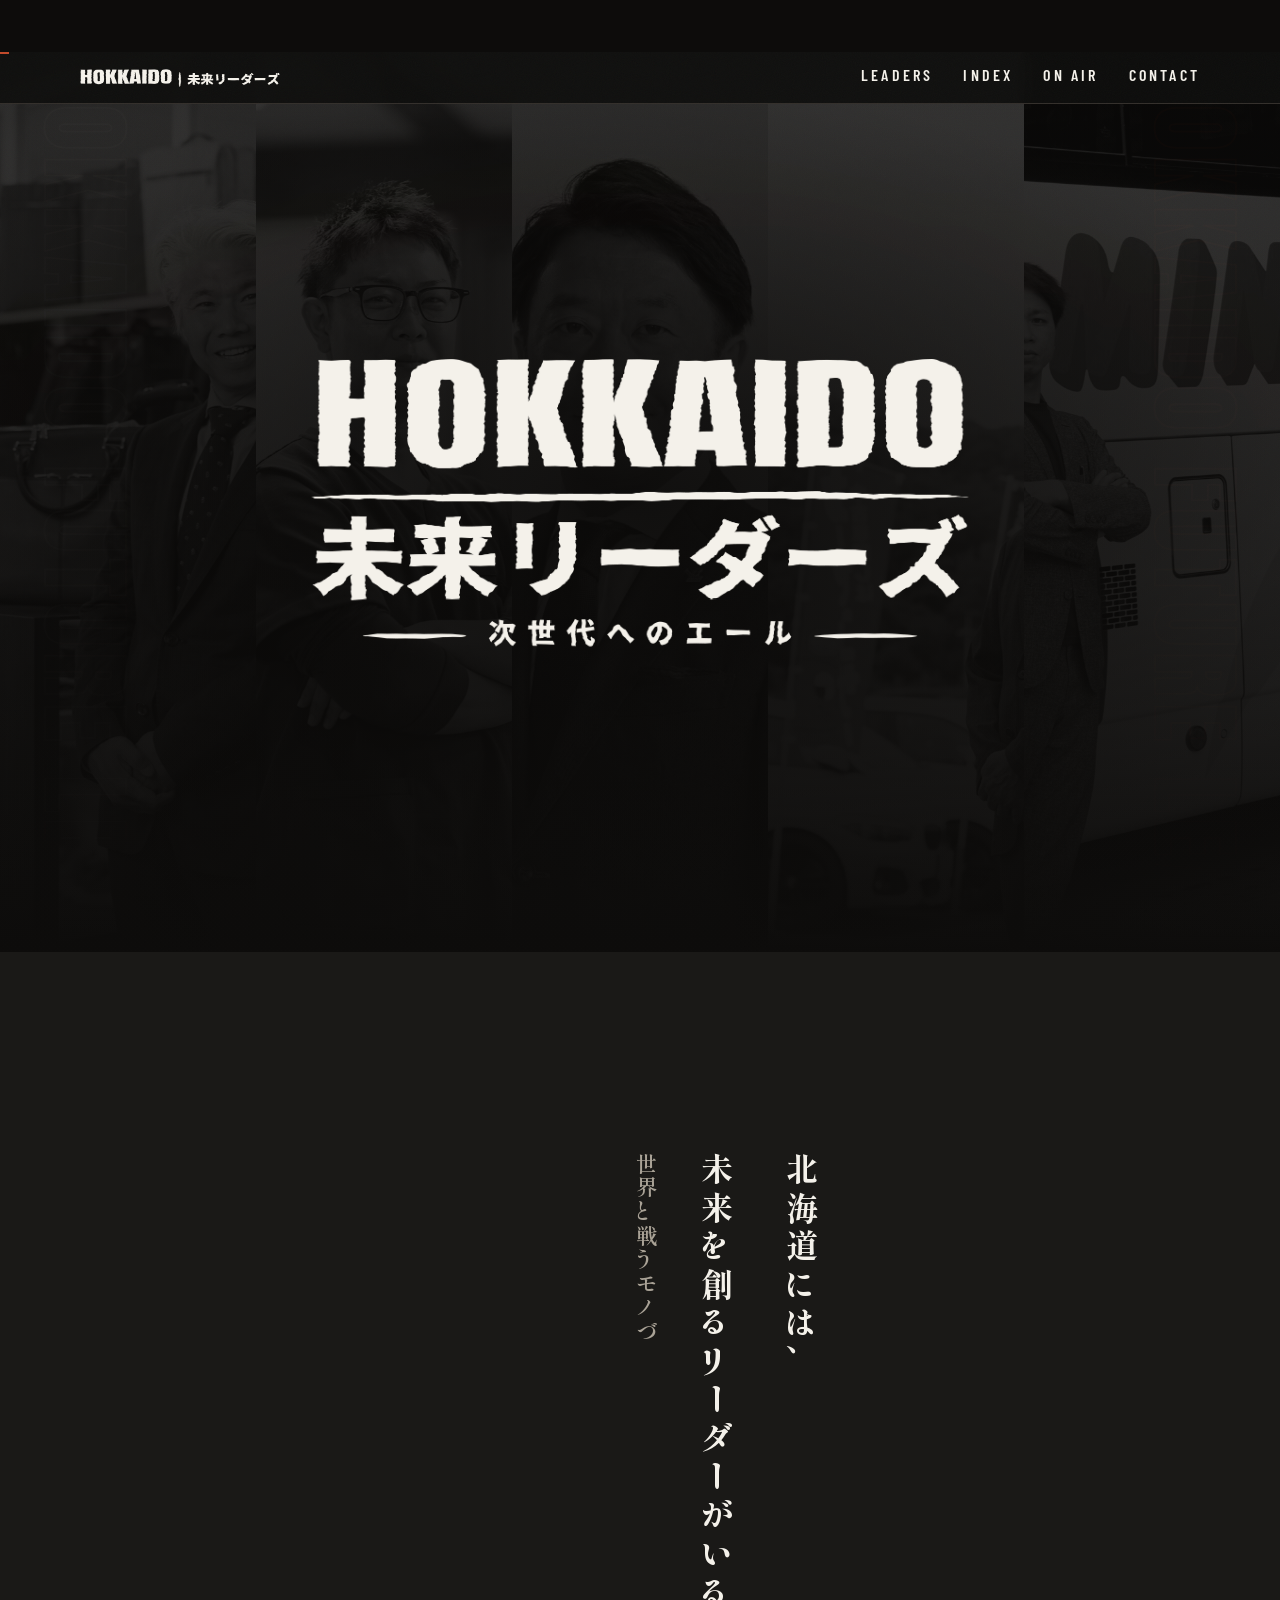
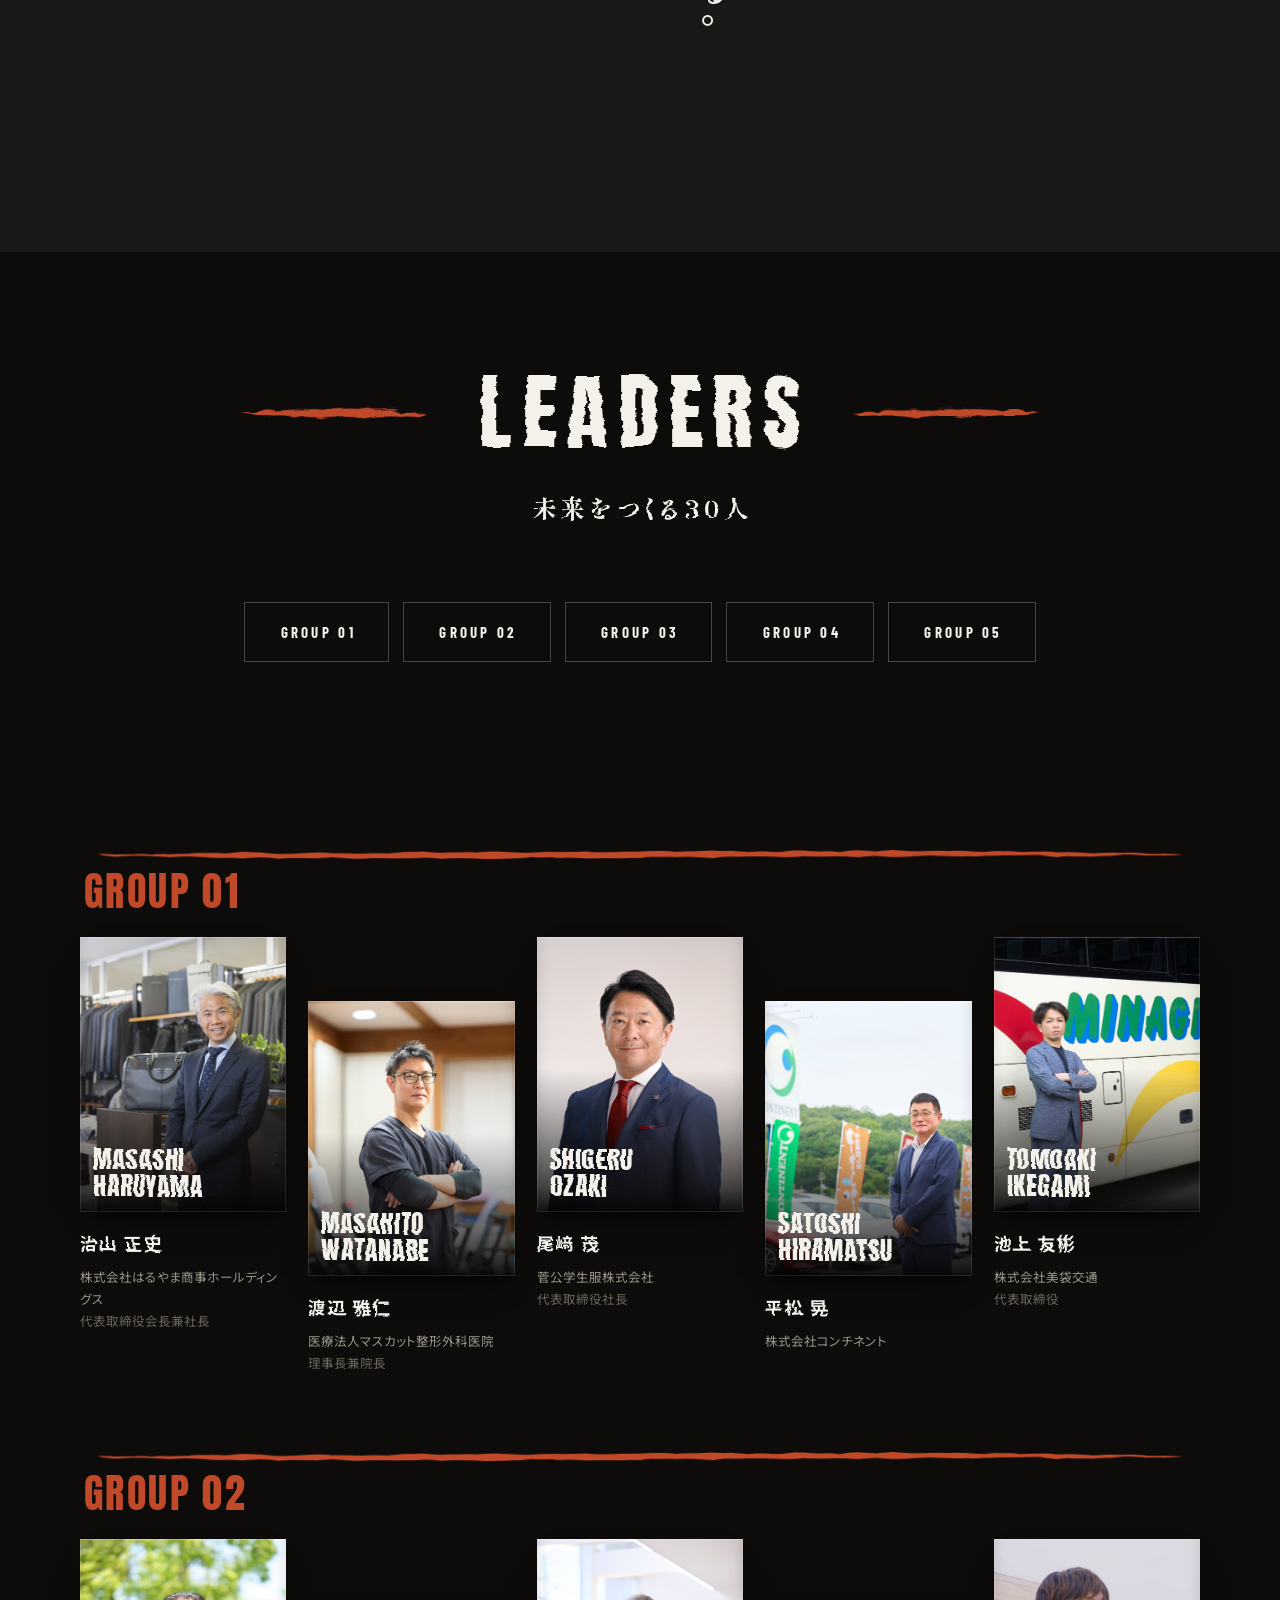
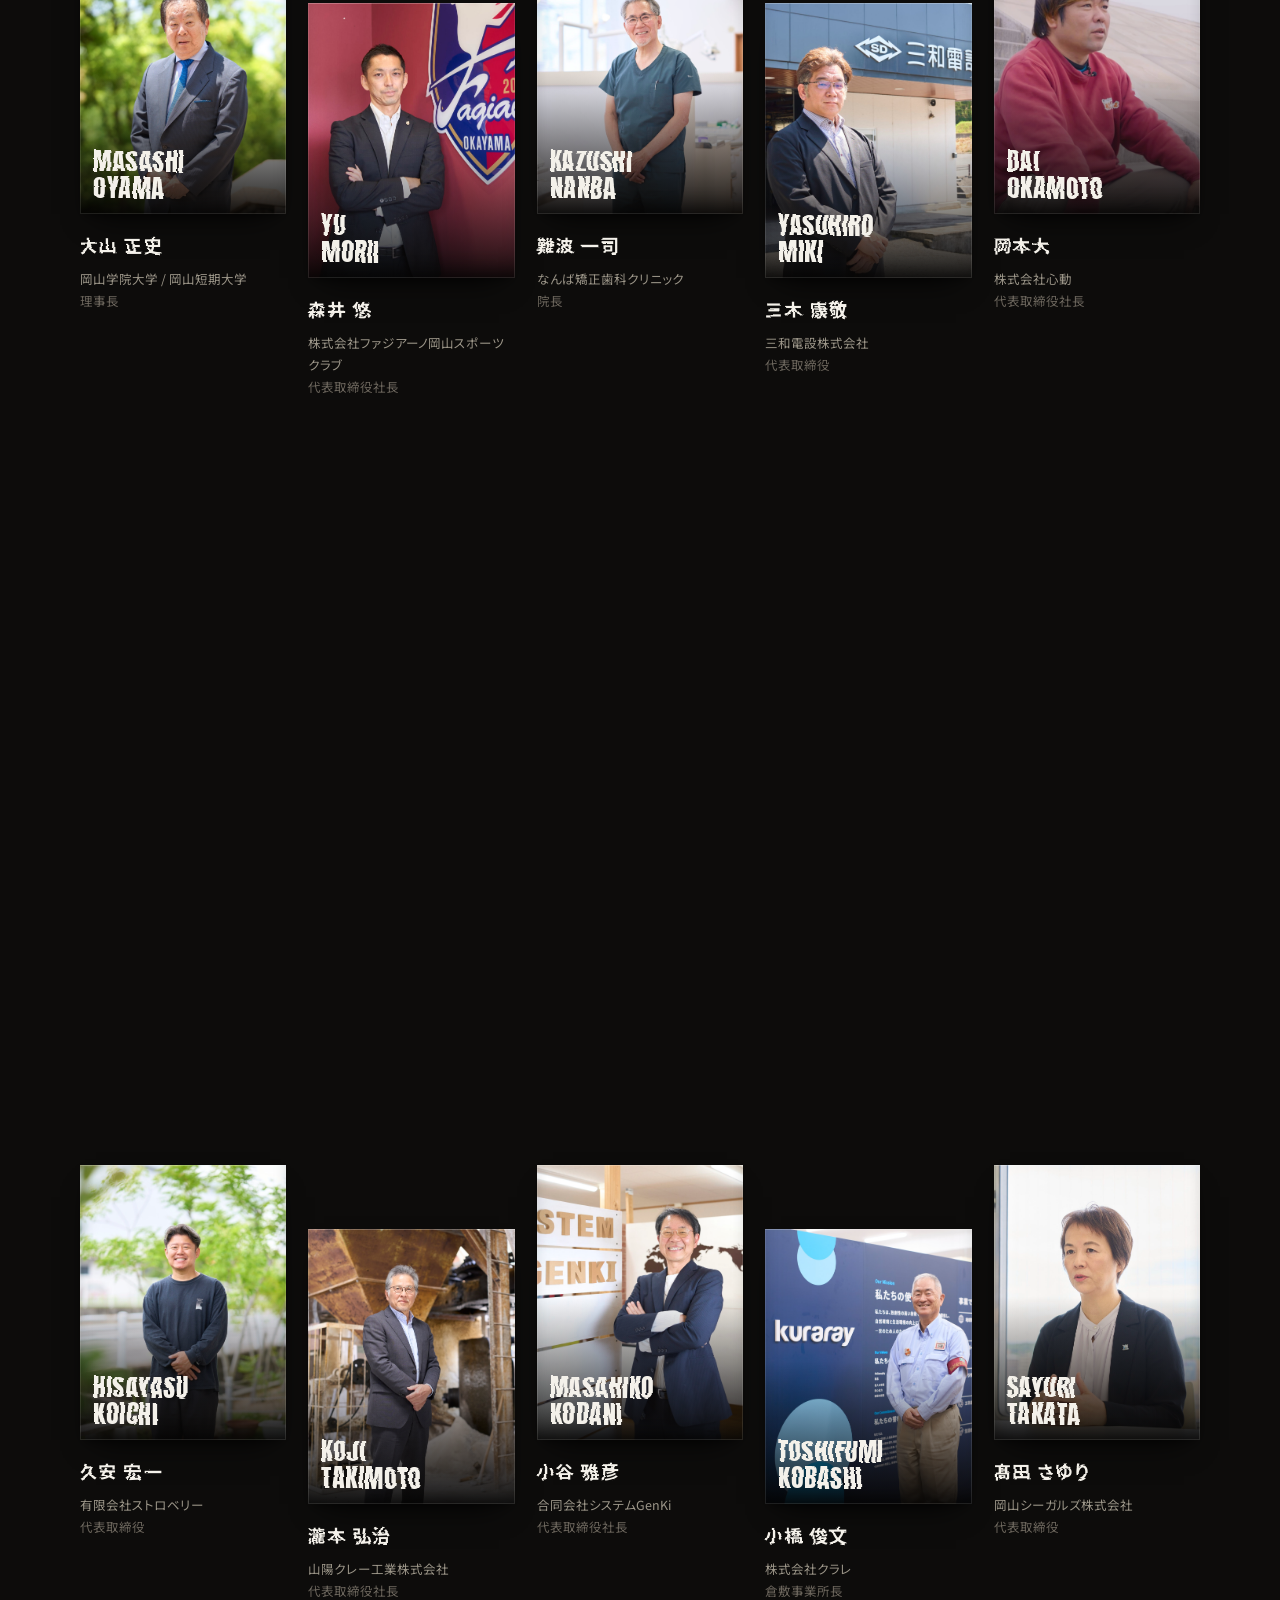
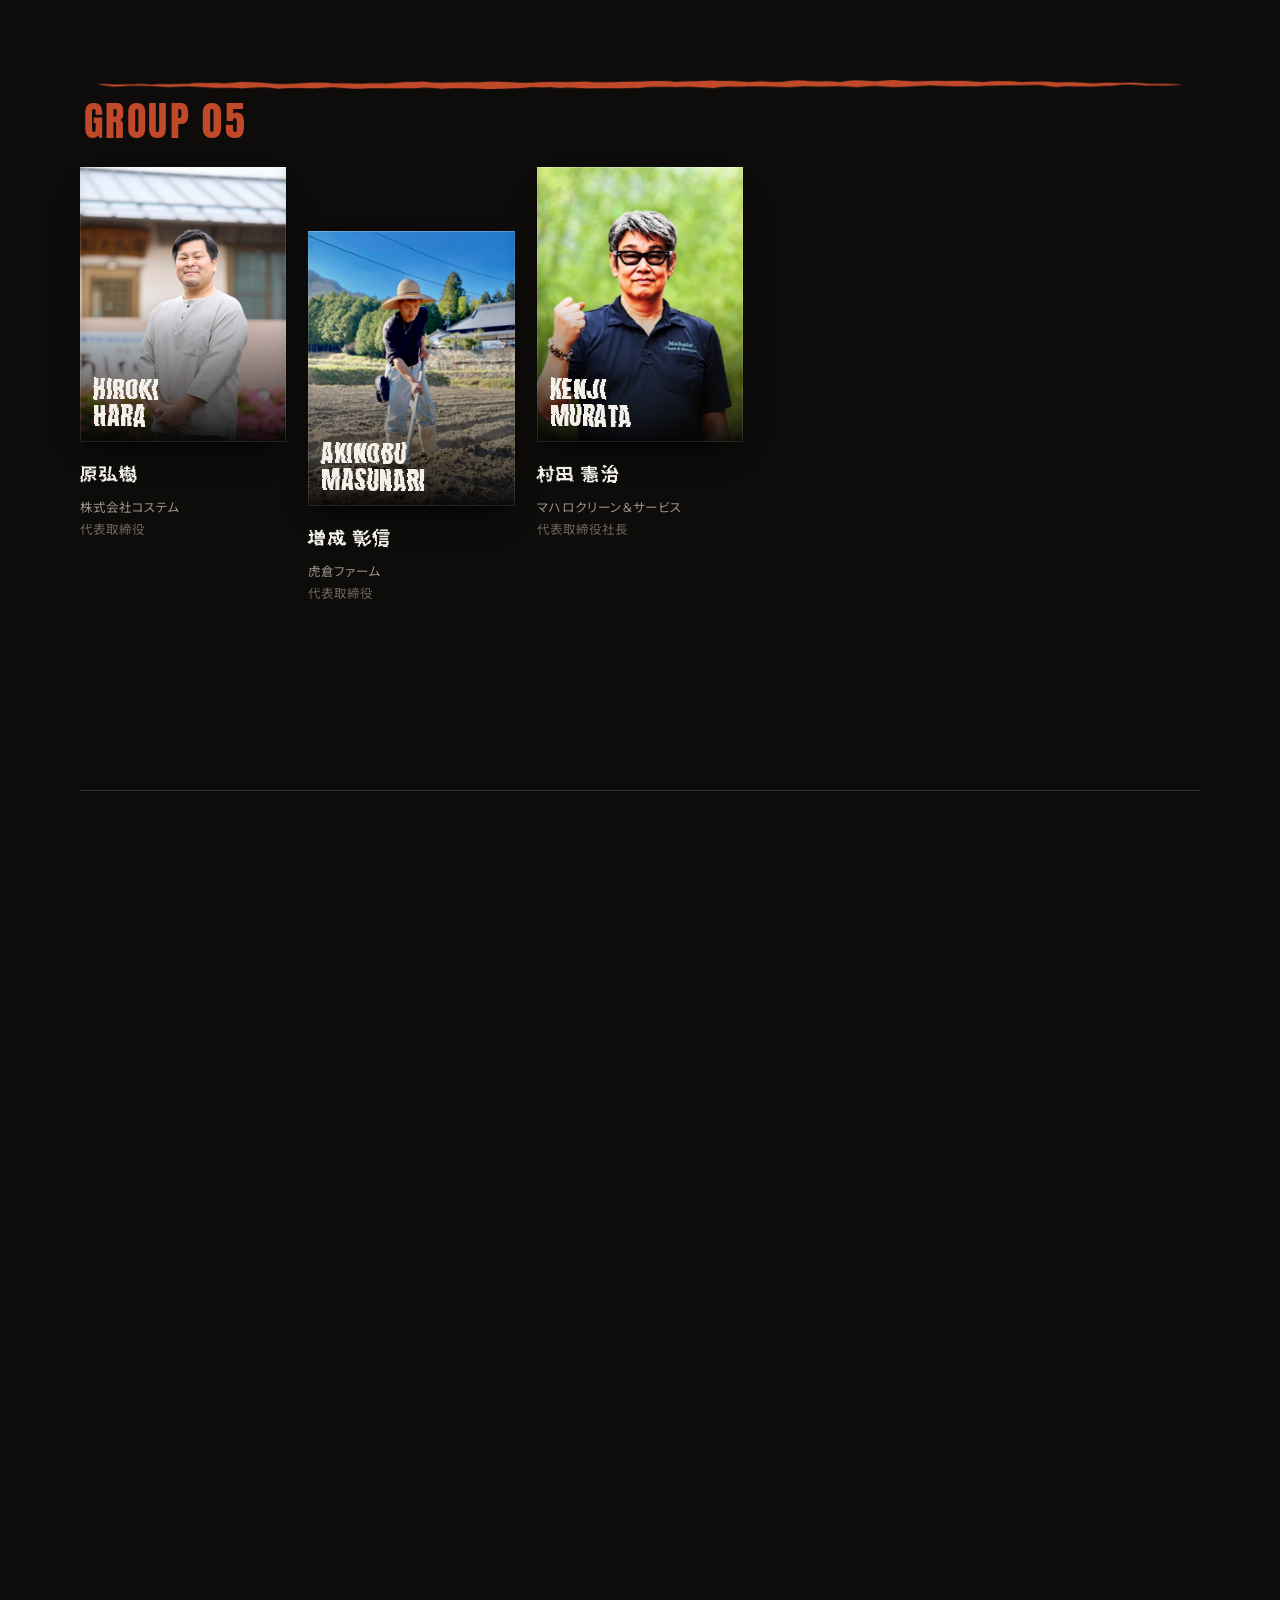
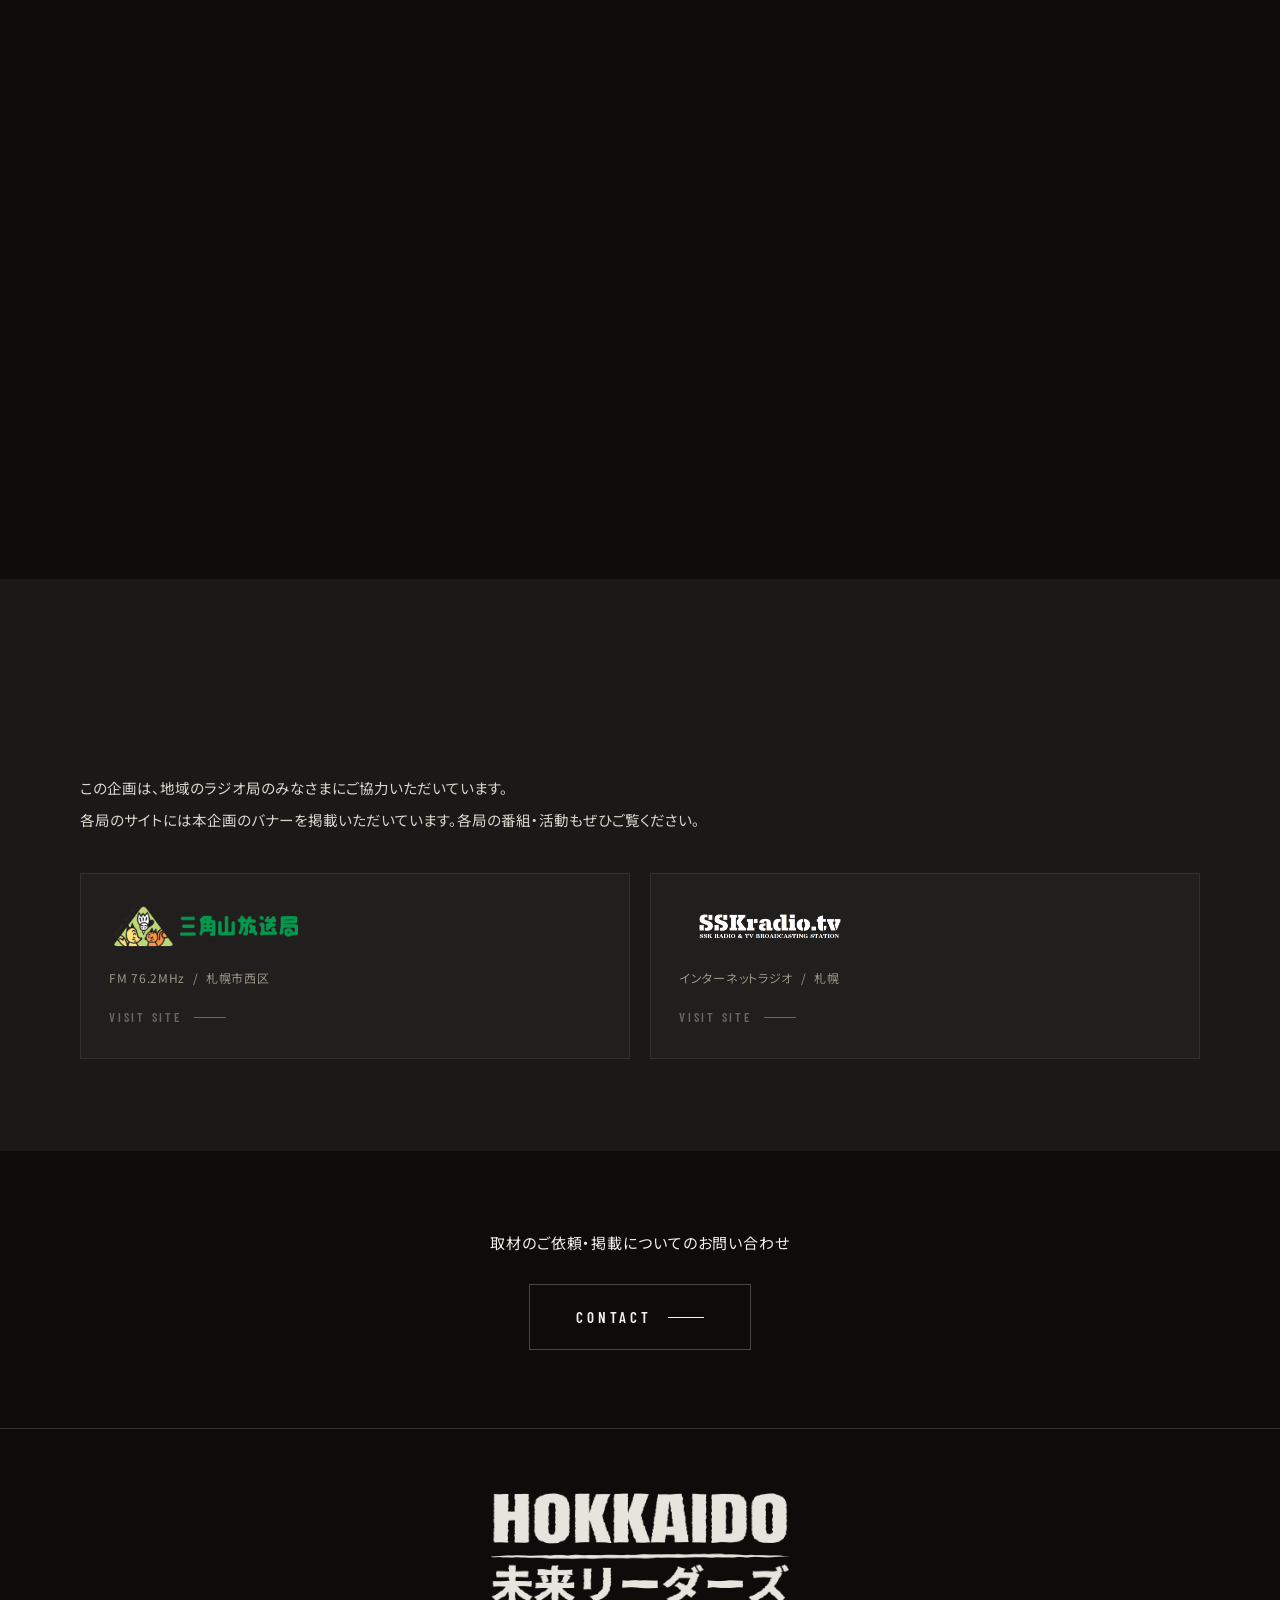
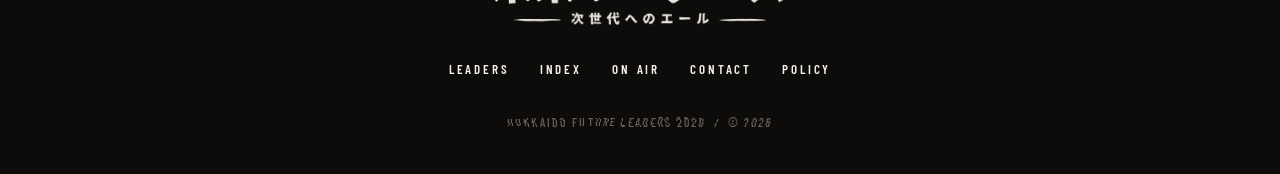
<file: index.html>
<!DOCTYPE html>
<html lang="ja">
<head>
<meta charset="utf-8">
<meta name="viewport" content="width=device-width,initial-scale=1">
<title>HOKKAIDO 未来リーダーズ 2026 ─ 次世代へのエール</title>
<meta name="description" content="北海道には、未来を創造するリーダーがいる。各地で事業を営む30人の言葉を記録するインタビューメディア。">
<link rel="icon" href="assets/img/favicon-32.png" sizes="32x32">
<link rel="icon" href="assets/img/favicon-16.png" sizes="16x16">
<link rel="apple-touch-icon" href="assets/img/apple-touch-icon.png">
<link rel="preconnect" href="https://fonts.googleapis.com">
<link rel="preconnect" href="https://fonts.gstatic.com" crossorigin>
<link href="https://fonts.googleapis.com/css2?family=Anton&family=Barlow+Condensed:wght@500;600;700&family=Noto+Sans+JP:wght@400;500;700;900&family=Shippori+Mincho:wght@600;800&display=swap" rel="stylesheet">
<link rel="stylesheet" href="assets/css/style.css">
<script>
/* 表示直後を黒で覆う。薄くするのは assets/js/site.js */
(function () {
  if (window.matchMedia && window.matchMedia('(prefers-reduced-motion: reduce)').matches) return;
  var r = document.documentElement;
  r.className += ' is-opening';
  setTimeout(function () { r.classList.remove('is-opening'); }, 4000);   /* 保険 */
})();
</script>
</head>
<body>

<!-- ロゴと同じ荒れた質感をつくるフィルター群 -->
<svg class="u-defs" aria-hidden="true" focusable="false"><defs>
  <filter id="rough" x="-8%" y="-18%" width="116%" height="136%">
    <feTurbulence type="fractalNoise" baseFrequency="0.011 0.08" numOctaves="3" seed="7" result="n"/>
    <feDisplacementMap in="SourceGraphic" in2="n" scale="9" xChannelSelector="R" yChannelSelector="G"/>
  </filter>
  <filter id="rough-s" x="-6%" y="-14%" width="112%" height="128%">
    <feTurbulence type="fractalNoise" baseFrequency="0.018 0.11" numOctaves="2" seed="3" result="n"/>
    <feDisplacementMap in="SourceGraphic" in2="n" scale="4.2" xChannelSelector="R" yChannelSelector="G"/>
  </filter>
</defs></svg>

<header class="l-header">
  <div class="l-header__bar">
    <a class="l-header__logo" href="index.html"><img src="assets/img/logo_h_white.png" alt="HOKKAIDO 未来リーダーズ"></a>
    <nav class="l-header__nav">
      <a href="#leaders">LEADERS</a><a href="#index">INDEX</a>
      <a href="#media">ON AIR</a><a href="contact.html">CONTACT</a>
    </nav>
  </div>
</header>

<main>

  <section class="p-hero">
    <!-- 横に流れる人物写真は assets/js/site.js が data.js から生成します -->
    <div class="p-hero__strip"></div>
    <div class="p-hero__veil"></div>
    <div class="p-hero__body">
      <img class="p-hero__logo" src="assets/img/logo_white.png" alt="HOKKAIDO 未来リーダーズ 次世代へのエール">
    </div>
  </section>

  <section class="p-intro">
    <div class="l-wrap">
      <div class="p-intro__grid">
        <p class="p-intro__copy">
          <span class="is-lead">北海道には、</span><span class="is-lead">未来を創るリーダーがいる。</span>
          <span>世界と戦うモノづくり企業、</span>
          <span>新たな価値を生み出す起業家、</span>
          <span>地域の絆を深めるキーパーソン……</span>
          <span class="is-end">その最前線に迫るストーリー。</span>
        </p>
      </div>
    </div>
  </section>

  <section class="p-display">
    <div class="l-wrap">
      <h2 class="p-display__ttl">LEADERS</h2>
      <p class="p-display__sub">未来をつくる30人</p>
      <nav class="p-display__nav">
        <a href="#group1">GROUP 01</a><a href="#group2">GROUP 02</a><a href="#group3">GROUP 03</a><a href="#group4">GROUP 04</a><a href="#group5">GROUP 05</a>
      </nav>
    </div>
  </section>

  <div id="leaders"></div>
    <section class="p-group" id="group1">
      <div class="l-wrap">
        <div class="c-ghead">
          <h2 class="c-ghead__ttl">GROUP 01</h2>
        </div>
        <div class="c-panel">
          <div class="c-row">
          <article class="c-p">
            <a class="c-p__link" href="article.html?id=haruyama">
              <div class="c-p__ph">
                <img src="assets/img/people/haruyama/face.jpg" alt="治山 正史" loading="lazy">
                <span class="c-p__en">MASASHI<br>HARUYAMA</span>
              </div>
              <h3 class="c-p__jp">治山 正史</h3>
              <p class="c-p__co">株式会社はるやま商事ホールディングス<br><span>代表取締役会長兼社長</span></p>
            </a>
          </article>
          <article class="c-p c-p--down">
            <a class="c-p__link" href="article.html?id=muscat">
              <div class="c-p__ph">
                <img src="assets/img/people/muscat/face.jpg" alt="渡辺 雅仁" loading="lazy">
                <span class="c-p__en">MASAHITO<br>WATANABE</span>
              </div>
              <h3 class="c-p__jp">渡辺 雅仁</h3>
              <p class="c-p__co">医療法人マスカット整形外科医院<br><span>理事長兼院長</span></p>
            </a>
          </article>
          <article class="c-p">
            <a class="c-p__link" href="article.html?id=kanko-gakuseifuku">
              <div class="c-p__ph">
                <img src="assets/img/people/kanko-gakuseifuku/face.jpg" alt="尾﨑 茂" loading="lazy">
                <span class="c-p__en">SHIGERU<br>OZAKI</span>
              </div>
              <h3 class="c-p__jp">尾﨑 茂</h3>
              <p class="c-p__co">菅公学生服株式会社<br><span>代表取締役社長</span></p>
            </a>
          </article>
          <article class="c-p c-p--down">
            <a class="c-p__link" href="article.html?id=conti-nent">
              <div class="c-p__ph">
                <img src="assets/img/people/conti-nent/face.jpg" alt="平松 晃" loading="lazy">
                <span class="c-p__en">SATOSHI<br>HIRAMATSU</span>
              </div>
              <h3 class="c-p__jp">平松 晃</h3>
              <p class="c-p__co">株式会社コンチネント</p>
            </a>
          </article>
          <article class="c-p">
            <a class="c-p__link" href="article.html?id=minagi-bus">
              <div class="c-p__ph">
                <img src="assets/img/people/minagi-bus/face.jpg" alt="池上 友彬" loading="lazy">
                <span class="c-p__en">TOMOAKI<br>IKEGAMI</span>
              </div>
              <h3 class="c-p__jp">池上 友彬</h3>
              <p class="c-p__co">株式会社美袋交通<br><span>代表取締役</span></p>
            </a>
          </article>
          </div>
        </div>
      </div>
    </section>
    <section class="p-group" id="group2">
      <div class="l-wrap">
        <div class="c-ghead">
          <h2 class="c-ghead__ttl">GROUP 02</h2>
        </div>
        <div class="c-panel">
          <div class="c-row">
          <article class="c-p">
            <a class="c-p__link" href="article.html?id=owc">
              <div class="c-p__ph">
                <img src="assets/img/people/owc/face.jpg" alt="大山 正史" loading="lazy">
                <span class="c-p__en">MASASHI<br>OYAMA</span>
              </div>
              <h3 class="c-p__jp">大山 正史</h3>
              <p class="c-p__co">岡山学院大学 / 岡山短期大学<br><span>理事長</span></p>
            </a>
          </article>
          <article class="c-p c-p--down">
            <a class="c-p__link" href="article.html?id=fagiano-okayama">
              <div class="c-p__ph">
                <img src="assets/img/people/fagiano-okayama/face.jpg" alt="森井 悠" loading="lazy">
                <span class="c-p__en">YU<br>MORII</span>
              </div>
              <h3 class="c-p__jp">森井 悠</h3>
              <p class="c-p__co">株式会社ファジアーノ岡山スポーツクラブ<br><span>代表取締役社長</span></p>
            </a>
          </article>
          <article class="c-p">
            <a class="c-p__link" href="article.html?id=nanba-shika">
              <div class="c-p__ph">
                <img src="assets/img/people/nanba-shika/face.jpg" alt="難波 一司" loading="lazy">
                <span class="c-p__en">KAZUSHI<br>NANBA</span>
              </div>
              <h3 class="c-p__jp">難波 一司</h3>
              <p class="c-p__co">なんば矯正歯科クリニック<br><span>院長</span></p>
            </a>
          </article>
          <article class="c-p c-p--down">
            <a class="c-p__link" href="article.html?id=sanwadc">
              <div class="c-p__ph">
                <img src="assets/img/people/sanwadc/face.jpg" alt="三木 康敬" loading="lazy">
                <span class="c-p__en">YASUHIRO<br>MIKI</span>
              </div>
              <h3 class="c-p__jp">三木 康敬</h3>
              <p class="c-p__co">三和電設株式会社<br><span>代表取締役</span></p>
            </a>
          </article>
          <article class="c-p">
            <a class="c-p__link" href="article.html?id=shindou">
              <div class="c-p__ph">
                <img src="assets/img/people/shindou/face.jpg" alt="岡本大" loading="lazy">
                <span class="c-p__en">DAI<br>OKAMOTO</span>
              </div>
              <h3 class="c-p__jp">岡本大</h3>
              <p class="c-p__co">株式会社心動<br><span>代表取締役社長</span></p>
            </a>
          </article>
          </div>
        </div>
      </div>
    </section>
    <section class="p-group" id="group3">
      <div class="l-wrap">
        <div class="c-ghead">
          <h2 class="c-ghead__ttl">GROUP 03</h2>
        </div>
        <div class="c-panel">
          <div class="c-row">
          <article class="c-p">
            <a class="c-p__link" href="article.html?id=koeido">
              <div class="c-p__ph">
                <img src="assets/img/people/koeido/face.jpg" alt="武田　浩一" loading="lazy">
                <span class="c-p__en">TAKEDA<br>KOICHI</span>
              </div>
              <h3 class="c-p__jp">武田　浩一</h3>
              <p class="c-p__co">株式会社廣榮堂<br><span>代表取締役</span></p>
            </a>
          </article>
          <article class="c-p c-p--down">
            <a class="c-p__link" href="article.html?id=nishiki-ap">
              <div class="c-p__ph">
                <img src="assets/img/people/nishiki-ap/face.jpg" alt="髙橋 洋介" loading="lazy">
                <span class="c-p__en">YOSUKE<br>TAKAHASHI</span>
              </div>
              <h3 class="c-p__jp">髙橋 洋介</h3>
              <p class="c-p__co">ニシキ・アセットプラン株式会社<br><span>代表取締役</span></p>
            </a>
          </article>
          <article class="c-p">
            <a class="c-p__link" href="article.html?id=technos">
              <div class="c-p__ph">
                <img src="assets/img/people/technos/face.jpg" alt="藤井 範之" loading="lazy">
                <span class="c-p__en">NORIYUKI<br>FUJII</span>
              </div>
              <h3 class="c-p__jp">藤井 範之</h3>
              <p class="c-p__co">株式会社テクノス<br><span>代表取締役</span></p>
            </a>
          </article>
          <article class="c-p c-p--down">
            <a class="c-p__link" href="article.html?id=yasaka">
              <div class="c-p__ph">
                <img src="assets/img/people/yasaka/face.jpg" alt="大石 太郎" loading="lazy">
                <span class="c-p__en">TARO<br>OHISHI</span>
              </div>
              <h3 class="c-p__jp">大石 太郎</h3>
              <p class="c-p__co">やさか動物病院<br><span>院長</span></p>
            </a>
          </article>
          <article class="c-p">
            <a class="c-p__link" href="article.html?id=katsudon_nomura">
              <div class="c-p__ph">
                <img src="assets/img/people/katsudon_nomura/face.jpg" alt="野村 大希" loading="lazy">
                <span class="c-p__en">DAIKI<br>NOMURA</span>
              </div>
              <h3 class="c-p__jp">野村 大希</h3>
              <p class="c-p__co">カツ丼野村<br><span>店主</span></p>
            </a>
          </article>
          </div>
        </div>
      </div>
    </section>
    <section class="p-group" id="group4">
      <div class="l-wrap">
        <div class="c-ghead">
          <h2 class="c-ghead__ttl">GROUP 04</h2>
        </div>
        <div class="c-panel">
          <div class="c-row">
          <article class="c-p">
            <a class="c-p__link" href="article.html?id=strawberry-okayama">
              <div class="c-p__ph">
                <img src="assets/img/people/strawberry-okayama/face.jpg" alt="久安 宏一" loading="lazy">
                <span class="c-p__en">HISAYASU<br>KOICHI</span>
              </div>
              <h3 class="c-p__jp">久安 宏一</h3>
              <p class="c-p__co">有限会社ストロベリー<br><span>代表取締役</span></p>
            </a>
          </article>
          <article class="c-p c-p--down">
            <a class="c-p__link" href="article.html?id=sanyou-clay">
              <div class="c-p__ph">
                <img src="assets/img/people/sanyou-clay/face.jpg" alt="瀧本 弘治" loading="lazy">
                <span class="c-p__en">KOJI<br>TAKIMOTO</span>
              </div>
              <h3 class="c-p__jp">瀧本 弘治</h3>
              <p class="c-p__co">山陽クレー工業株式会社<br><span>代表取締役社長</span></p>
            </a>
          </article>
          <article class="c-p">
            <a class="c-p__link" href="article.html?id=genki">
              <div class="c-p__ph">
                <img src="assets/img/people/genki/face.jpg" alt="小谷 雅彦" loading="lazy">
                <span class="c-p__en">MASAHIKO<br>KODANI</span>
              </div>
              <h3 class="c-p__jp">小谷 雅彦</h3>
              <p class="c-p__co">合同会社システムGenKi<br><span>代表取締役社長</span></p>
            </a>
          </article>
          <article class="c-p c-p--down">
            <a class="c-p__link" href="article.html?id=kuraray">
              <div class="c-p__ph">
                <img src="assets/img/people/kuraray/face.jpg" alt="小橋 俊文" loading="lazy">
                <span class="c-p__en">TOSHIFUMI<br>KOBASHI</span>
              </div>
              <h3 class="c-p__jp">小橋 俊文</h3>
              <p class="c-p__co">株式会社クラレ<br><span>倉敷事業所長</span></p>
            </a>
          </article>
          <article class="c-p">
            <a class="c-p__link" href="article.html?id=v-seagulls">
              <div class="c-p__ph">
                <img src="assets/img/people/v-seagulls/face.jpg" alt="髙田 さゆり" loading="lazy">
                <span class="c-p__en">SAYURI<br>TAKATA</span>
              </div>
              <h3 class="c-p__jp">髙田 さゆり</h3>
              <p class="c-p__co">岡山シーガルズ株式会社<br><span>代表取締役</span></p>
            </a>
          </article>
          </div>
        </div>
      </div>
    </section>
    <section class="p-group" id="group5">
      <div class="l-wrap">
        <div class="c-ghead">
          <h2 class="c-ghead__ttl">GROUP 05</h2>
        </div>
        <div class="c-panel">
          <div class="c-row">
          <article class="c-p">
            <a class="c-p__link" href="article.html?id=asitari">
              <div class="c-p__ph">
                <img src="assets/img/people/asitari/face.jpg" alt="原弘樹" loading="lazy">
                <span class="c-p__en">HIROKI<br>HARA</span>
              </div>
              <h3 class="c-p__jp">原弘樹</h3>
              <p class="c-p__co">株式会社コステム<br><span>代表取締役</span></p>
            </a>
          </article>
          <article class="c-p c-p--down">
            <a class="c-p__link" href="article.html?id=kogura-farm">
              <div class="c-p__ph">
                <img src="assets/img/people/kogura-farm/face.jpg" alt="増成 彰信" loading="lazy">
                <span class="c-p__en">AKINOBU<br>MASUNARI</span>
              </div>
              <h3 class="c-p__jp">増成 彰信</h3>
              <p class="c-p__co">虎倉ファーム<br><span>代表取締役</span></p>
            </a>
          </article>
          <article class="c-p">
            <a class="c-p__link" href="article.html?id=mahalo-clean">
              <div class="c-p__ph">
                <img src="assets/img/people/mahalo-clean/face.jpg" alt="村田 憲治" loading="lazy">
                <span class="c-p__en">KENJI<br>MURATA</span>
              </div>
              <h3 class="c-p__jp">村田 憲治</h3>
              <p class="c-p__co">マハロクリーン＆サービス<br><span>代表取締役社長</span></p>
            </a>
          </article>
          </div>
        </div>
      </div>
    </section>

  <section class="p-index" id="index">
    <div class="l-wrap">
      <div class="c-shead"><h2 class="c-shead__en">INDEX</h2><p class="c-shead__ja">掲載者一覧</p></div>
      <ol class="c-idx">
        <li class="c-idx__row"><a href="article.html?id=haruyama">
          <span class="en">MASASHI HARUYAMA</span>
          <span class="jp">治山 正史</span><span class="co">株式会社はるやま商事ホールディングス</span>
          <span class="ar">HARUYAMA HOLDINGS</span></a></li>
        <li class="c-idx__row"><a href="article.html?id=muscat">
          <span class="en">MASAHITO WATANABE</span>
          <span class="jp">渡辺 雅仁</span><span class="co">医療法人マスカット整形外科医院</span>
          <span class="ar">MUSCAT ORTHOPEDIC CLINIC</span></a></li>
        <li class="c-idx__row"><a href="article.html?id=kanko-gakuseifuku">
          <span class="en">SHIGERU OZAKI</span>
          <span class="jp">尾﨑 茂</span><span class="co">菅公学生服株式会社</span>
          <span class="ar">KANKO GAKUSEIFUKU</span></a></li>
        <li class="c-idx__row"><a href="article.html?id=conti-nent">
          <span class="en">SATOSHI HIRAMATSU</span>
          <span class="jp">平松 晃</span><span class="co">株式会社コンチネント</span>
          <span class="ar">CONTINENT</span></a></li>
        <li class="c-idx__row"><a href="article.html?id=minagi-bus">
          <span class="en">TOMOAKI IKEGAMI</span>
          <span class="jp">池上 友彬</span><span class="co">株式会社美袋交通</span>
          <span class="ar">MINAGI BUS</span></a></li>
        <li class="c-idx__row"><a href="article.html?id=owc">
          <span class="en">MASASHI OYAMA</span>
          <span class="jp">大山 正史</span><span class="co">岡山学院大学 / 岡山短期大学</span>
          <span class="ar">OKAYAMA GAKUIN UNIVERSITY</span></a></li>
        <li class="c-idx__row"><a href="article.html?id=fagiano-okayama">
          <span class="en">YU MORII</span>
          <span class="jp">森井 悠</span><span class="co">株式会社ファジアーノ岡山スポーツクラブ</span>
          <span class="ar">FAGIANO OKAYAMA</span></a></li>
        <li class="c-idx__row"><a href="article.html?id=nanba-shika">
          <span class="en">KAZUSHI NANBA</span>
          <span class="jp">難波 一司</span><span class="co">なんば矯正歯科クリニック</span>
          <span class="ar">NANBA ORTHODONTIC CLINIC</span></a></li>
        <li class="c-idx__row"><a href="article.html?id=sanwadc">
          <span class="en">YASUHIRO MIKI</span>
          <span class="jp">三木 康敬</span><span class="co">三和電設株式会社</span>
          <span class="ar">SANWA DENSETSU</span></a></li>
        <li class="c-idx__row"><a href="article.html?id=shindou">
          <span class="en">DAI OKAMOTO</span>
          <span class="jp">岡本大</span><span class="co">株式会社心動</span>
          <span class="ar">SHINDO</span></a></li>
        <li class="c-idx__row"><a href="article.html?id=koeido">
          <span class="en">TAKEDA KOICHI</span>
          <span class="jp">武田　浩一</span><span class="co">株式会社廣榮堂</span>
          <span class="ar">KOEIDO</span></a></li>
        <li class="c-idx__row"><a href="article.html?id=nishiki-ap">
          <span class="en">YOSUKE TAKAHASHI</span>
          <span class="jp">髙橋 洋介</span><span class="co">ニシキ・アセットプラン株式会社</span>
          <span class="ar">NISHIKI ASSET PLAN</span></a></li>
        <li class="c-idx__row"><a href="article.html?id=technos">
          <span class="en">NORIYUKI FUJII</span>
          <span class="jp">藤井 範之</span><span class="co">株式会社テクノス</span>
          <span class="ar">TECHNOS</span></a></li>
        <li class="c-idx__row"><a href="article.html?id=yasaka">
          <span class="en">TARO OHISHI</span>
          <span class="jp">大石 太郎</span><span class="co">やさか動物病院</span>
          <span class="ar">YASAKA ANIMAL HOSPITAL</span></a></li>
        <li class="c-idx__row"><a href="article.html?id=katsudon_nomura">
          <span class="en">DAIKI NOMURA</span>
          <span class="jp">野村 大希</span><span class="co">カツ丼野村</span>
          <span class="ar">KATSUDON NOMURA</span></a></li>
        <li class="c-idx__row"><a href="article.html?id=strawberry-okayama">
          <span class="en">HISAYASU KOICHI</span>
          <span class="jp">久安 宏一</span><span class="co">有限会社ストロベリー</span>
          <span class="ar">STRAWBERRY</span></a></li>
        <li class="c-idx__row"><a href="article.html?id=sanyou-clay">
          <span class="en">KOJI TAKIMOTO</span>
          <span class="jp">瀧本 弘治</span><span class="co">山陽クレー工業株式会社</span>
          <span class="ar">SANYO CLAY</span></a></li>
        <li class="c-idx__row"><a href="article.html?id=genki">
          <span class="en">MASAHIKO KODANI</span>
          <span class="jp">小谷 雅彦</span><span class="co">合同会社システムGenKi</span>
          <span class="ar">SYSTEM GENKI</span></a></li>
        <li class="c-idx__row"><a href="article.html?id=kuraray">
          <span class="en">TOSHIFUMI KOBASHI</span>
          <span class="jp">小橋 俊文</span><span class="co">株式会社クラレ</span>
          <span class="ar">KURARAY</span></a></li>
        <li class="c-idx__row"><a href="article.html?id=v-seagulls">
          <span class="en">SAYURI TAKATA</span>
          <span class="jp">髙田 さゆり</span><span class="co">岡山シーガルズ株式会社</span>
          <span class="ar">OKAYAMA SEAGULLS</span></a></li>
        <li class="c-idx__row"><a href="article.html?id=asitari">
          <span class="en">HIROKI HARA</span>
          <span class="jp">原弘樹</span><span class="co">株式会社コステム</span>
          <span class="ar">KOSTEM</span></a></li>
        <li class="c-idx__row"><a href="article.html?id=kogura-farm">
          <span class="en">AKINOBU MASUNARI</span>
          <span class="jp">増成 彰信</span><span class="co">虎倉ファーム</span>
          <span class="ar">KOGURA FARM</span></a></li>
        <li class="c-idx__row"><a href="article.html?id=mahalo-clean">
          <span class="en">KENJI MURATA</span>
          <span class="jp">村田 憲治</span><span class="co">マハロクリーン＆サービス</span>
          <span class="ar">MAHALO CLEAN & SERVICE</span></a></li>
      </ol>
    </div>
  </section>

  <section class="p-media" id="media">
    <div class="l-wrap">
      <div class="c-shead"><h2 class="c-shead__en">ON AIR</h2><p class="c-shead__ja">放送局のご紹介</p></div>
      <p class="p-media__lead">この企画は、地域のラジオ局のみなさまにご協力いただいています。<br>各局のサイトには本企画のバナーを掲載いただいています。各局の番組・活動もぜひご覧ください。</p>
      <div class="p-media__list">

        <a class="c-bnr" href="https://www.sankakuyama.co.jp/" target="_blank" rel="noopener">
          <span class="c-bnr__logo"><img src="assets/img/bnr_sankakuyama.png" alt="三角山放送局"></span>
          <span class="c-bnr__note">FM 76.2MHz &nbsp;/&nbsp; 札幌市西区</span>
          <span class="c-bnr__go">VISIT SITE<i></i></span>
        </a>

        <a class="c-bnr" href="https://sskradio.tv/" target="_blank" rel="noopener">
          <span class="c-bnr__logo c-bnr__logo--blend"><img src="assets/img/bnr_sskradio.png" alt="SSKradio.tv"></span>
          <span class="c-bnr__note">インターネットラジオ &nbsp;/&nbsp; 札幌</span>
          <span class="c-bnr__go">VISIT SITE<i></i></span>
        </a>

      </div>
      <!-- 各局のロゴは assets/img/bnr_*.png。差し替えるときは同じファイル名に置くだけです -->
    </div>
  </section>

  <section class="p-contact" id="contact">
    <div class="l-wrap">
      <p class="p-contact__lead">取材のご依頼・掲載についてのお問い合わせ</p>
      <a class="p-contact__btn" href="contact.html">CONTACT<i></i></a>
    </div>
  </section>

</main>

<footer class="l-footer">
  <div class="l-wrap">
    <img class="l-footer__logo" src="assets/img/logo_white.png" alt="HOKKAIDO 未来リーダーズ">
    <nav class="l-footer__nav"><a href="#leaders">LEADERS</a><a href="#index">INDEX</a><a href="#media">ON AIR</a><a href="contact.html">CONTACT</a><a href="policy.html">POLICY</a></nav>
    <p class="l-footer__cr">HOKKAIDO FUTURE LEADERS 2026 &nbsp;/&nbsp; &copy; 2026</p>
  </div>
</footer>

<script src="assets/js/data.js"></script>
<script src="assets/js/site.js"></script>
</body>
</html>
</file>
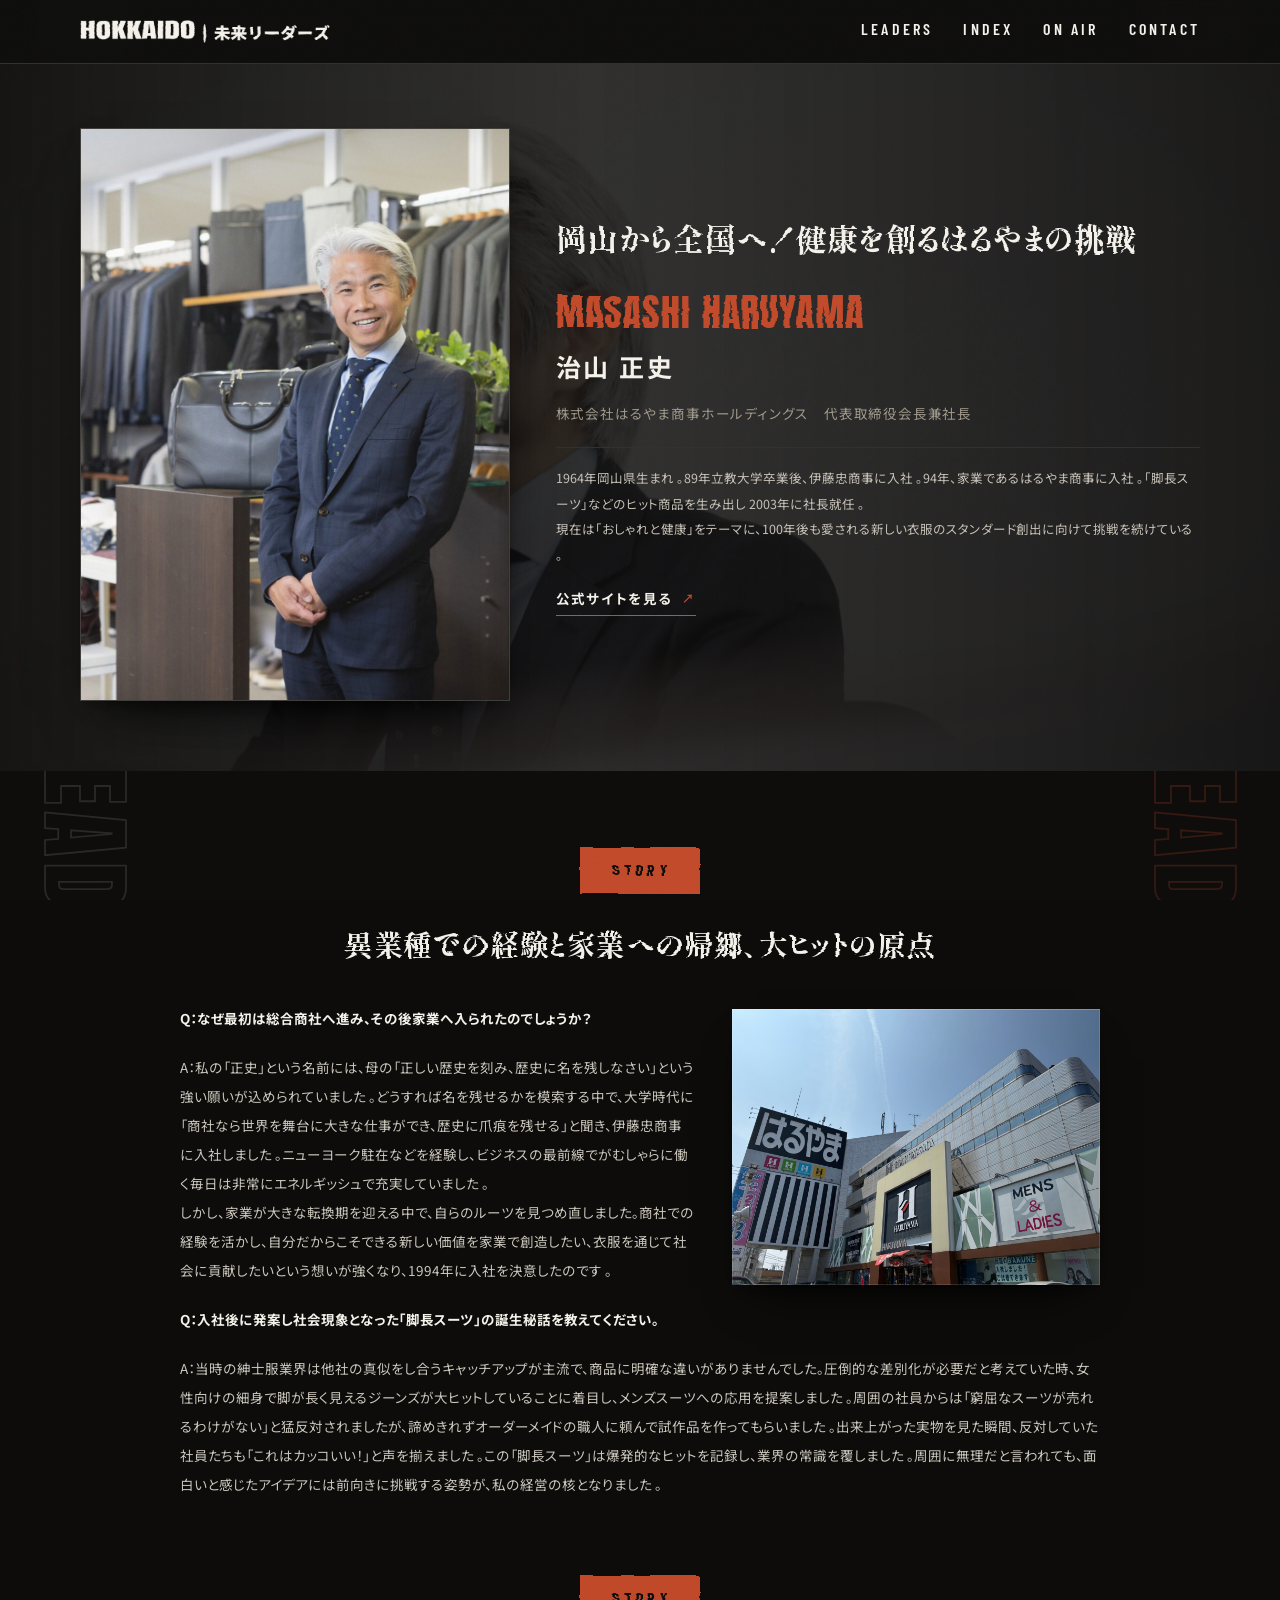
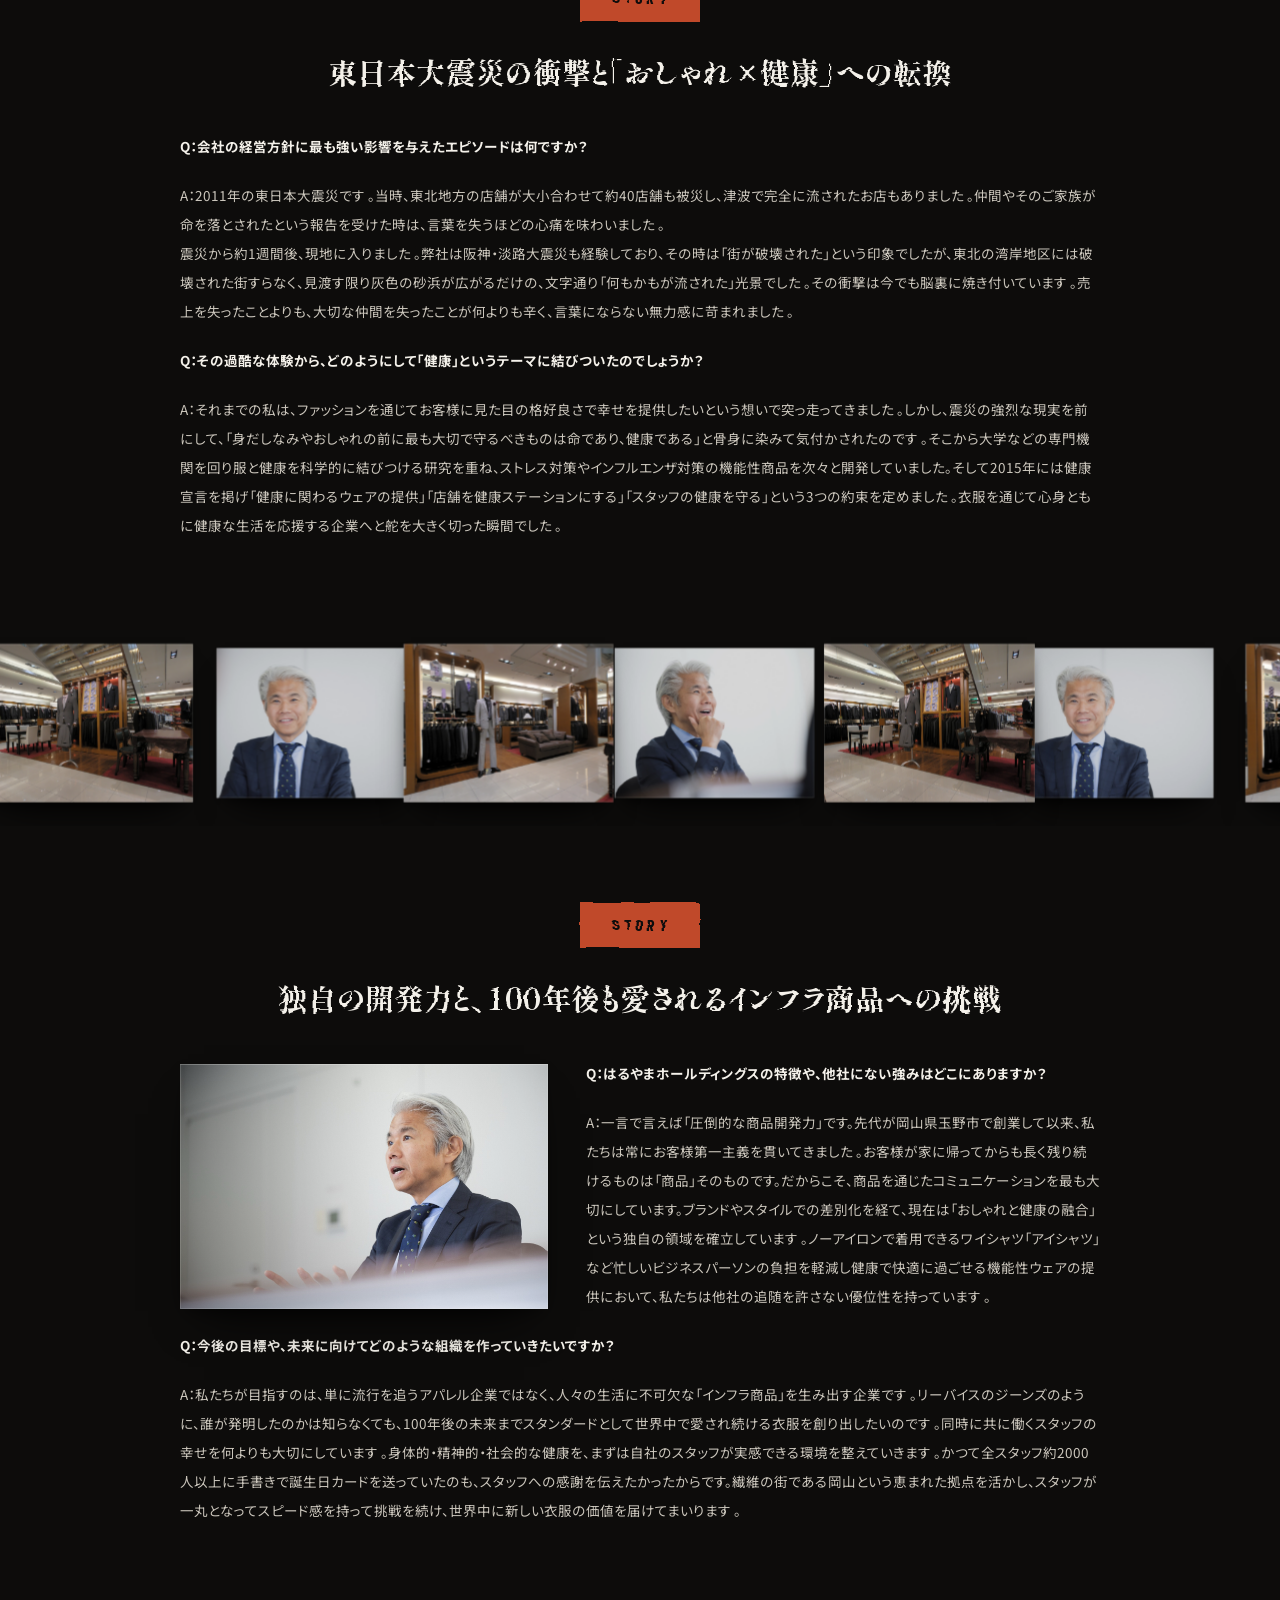
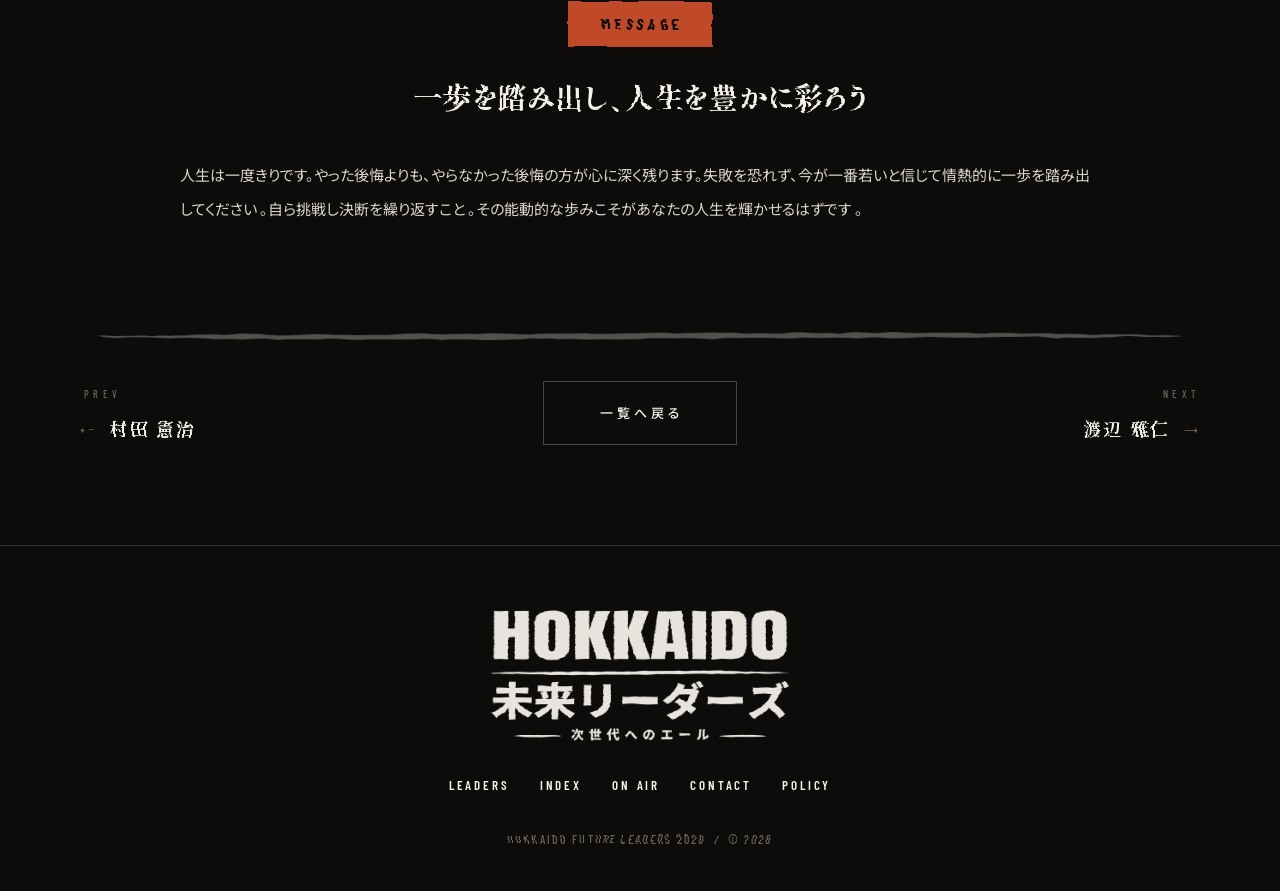
<file: article.html>
<!DOCTYPE html>
<html lang="ja">
<head>
<meta charset="utf-8">
<meta name="viewport" content="width=device-width,initial-scale=1">
<title>HOKKAIDO 未来リーダーズ</title>
<meta name="description" content="北海道には、未来を創造するリーダーがいる。各地で事業を営む30人の言葉を記録するインタビューメディア。">
<link rel="icon" href="assets/img/favicon-32.png" sizes="32x32">
<link rel="icon" href="assets/img/favicon-16.png" sizes="16x16">
<link rel="apple-touch-icon" href="assets/img/apple-touch-icon.png">
<link rel="preconnect" href="https://fonts.googleapis.com">
<link rel="preconnect" href="https://fonts.gstatic.com" crossorigin>
<link href="https://fonts.googleapis.com/css2?family=Anton&family=Barlow+Condensed:wght@500;600;700&family=Noto+Sans+JP:wght@400;500;700;900&family=Shippori+Mincho:wght@600;800&display=swap" rel="stylesheet">
<link rel="stylesheet" href="assets/css/style.css">
<script>
/* 表示直後を黒で覆う。薄くするのは assets/js/site.js */
(function () {
  if (window.matchMedia && window.matchMedia('(prefers-reduced-motion: reduce)').matches) return;
  var r = document.documentElement;
  r.className += ' is-opening';
  setTimeout(function () { r.classList.remove('is-opening'); }, 4000);   /* 保険 */
})();
</script>
</head>
<body>

<!-- ロゴと同じ荒れた質感をつくるフィルター群 -->
<svg class="u-defs" aria-hidden="true" focusable="false"><defs>
  <filter id="rough" x="-8%" y="-18%" width="116%" height="136%">
    <feTurbulence type="fractalNoise" baseFrequency="0.011 0.08" numOctaves="3" seed="7" result="n"/>
    <feDisplacementMap in="SourceGraphic" in2="n" scale="9" xChannelSelector="R" yChannelSelector="G"/>
  </filter>
  <filter id="rough-s" x="-6%" y="-14%" width="112%" height="128%">
    <feTurbulence type="fractalNoise" baseFrequency="0.018 0.11" numOctaves="2" seed="3" result="n"/>
    <feDisplacementMap in="SourceGraphic" in2="n" scale="4.2" xChannelSelector="R" yChannelSelector="G"/>
  </filter>
</defs></svg>

<header class="l-header">
  <div class="l-header__bar">
    <a class="l-header__logo" href="index.html"><img src="assets/img/logo_h_white.png" alt="HOKKAIDO 未来リーダーズ"></a>
    <nav class="l-header__nav">
      <a href="index.html#leaders">LEADERS</a><a href="index.html#index">INDEX</a>
      <a href="index.html#media">ON AIR</a><a href="contact.html">CONTACT</a>
    </nav>
  </div>
</header>

<!-- 中身は assets/js/data.js のデータから assets/js/article.js が生成します -->
<main id="article"></main>

<footer class="l-footer">
  <div class="l-wrap">
    <img class="l-footer__logo" src="assets/img/logo_white.png" alt="HOKKAIDO 未来リーダーズ">
    <nav class="l-footer__nav"><a href="index.html#leaders">LEADERS</a><a href="index.html#index">INDEX</a><a href="index.html#media">ON AIR</a><a href="contact.html">CONTACT</a><a href="policy.html">POLICY</a></nav>
    <p class="l-footer__cr">HOKKAIDO FUTURE LEADERS 2026 &nbsp;/&nbsp; &copy; 2026</p>
  </div>
</footer>

<script src="assets/js/site.js"></script>
<script src="assets/js/data.js"></script>
<script src="assets/js/article.js"></script>
</body>
</html>
</file>
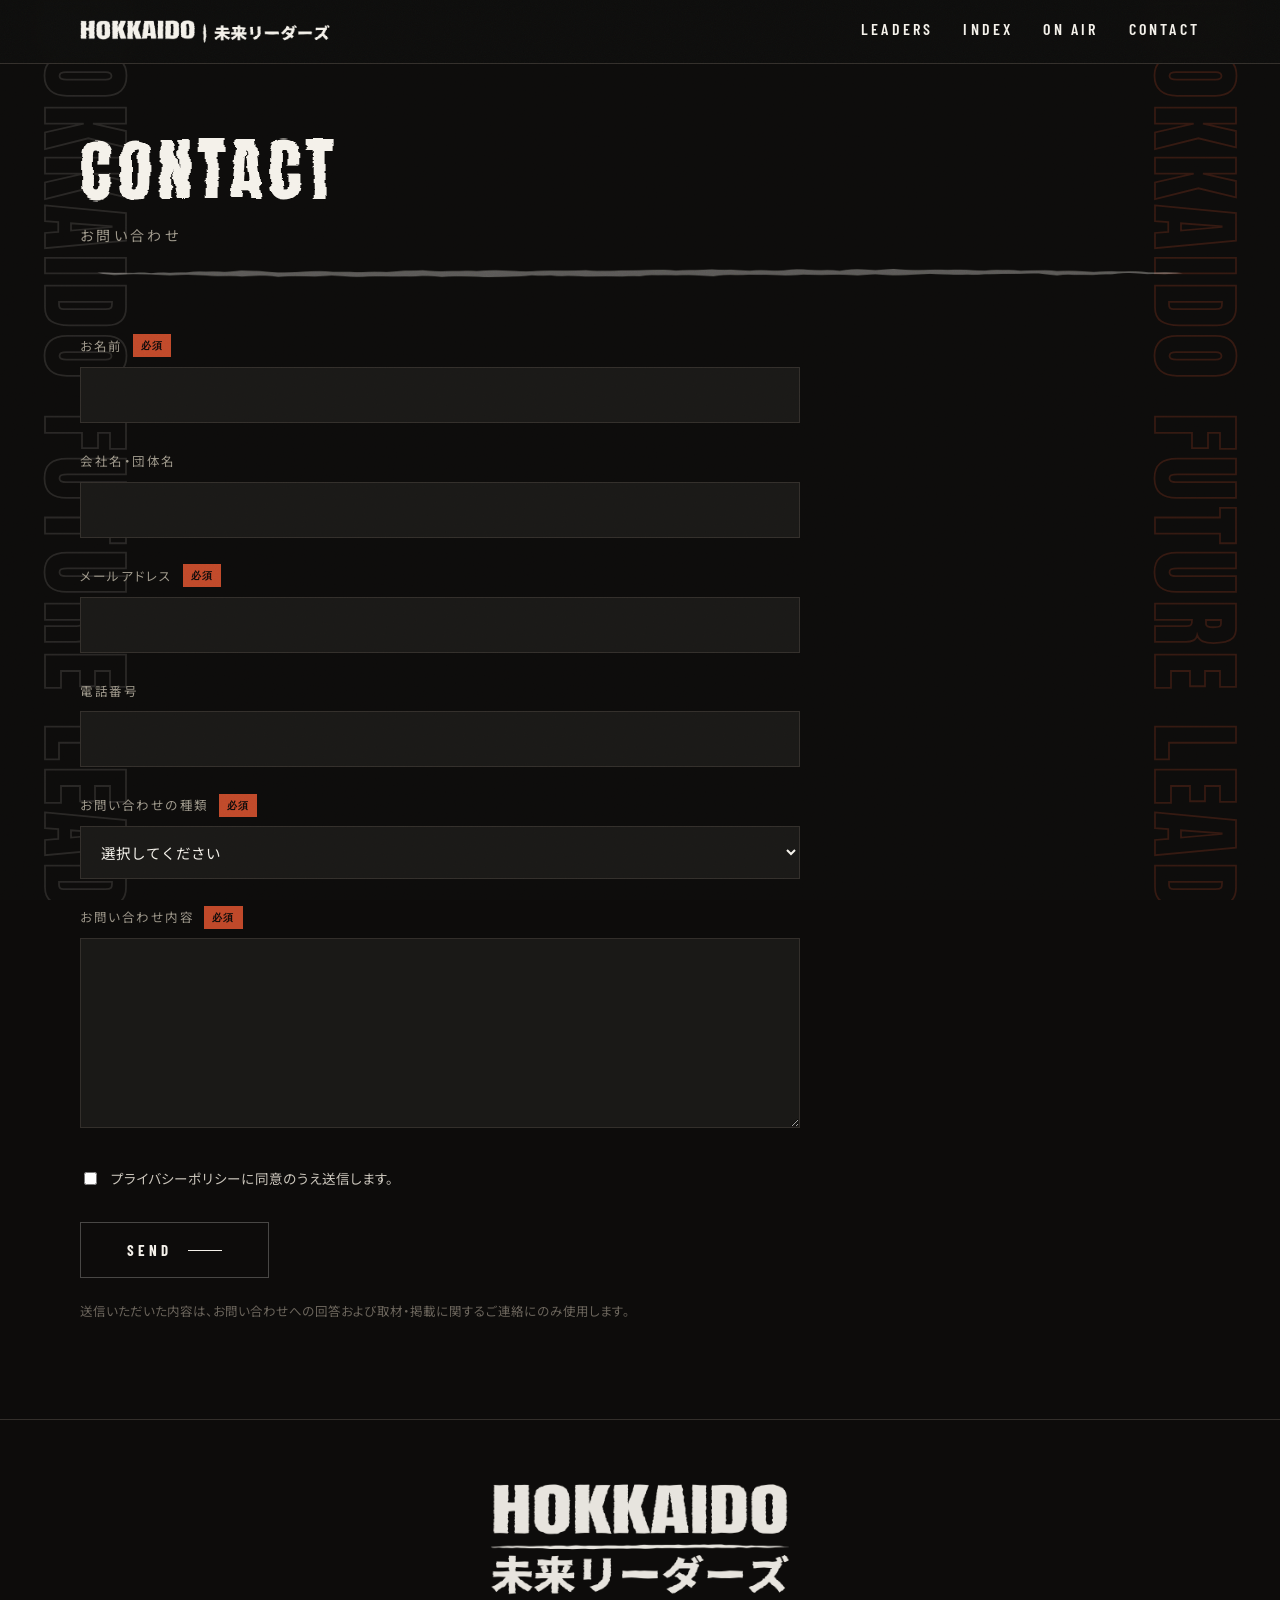
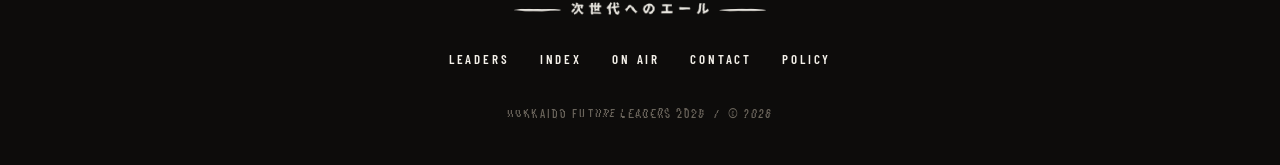
<file: contact.html>
<!DOCTYPE html>
<html lang="ja">
<head>
<meta charset="utf-8">
<meta name="viewport" content="width=device-width,initial-scale=1">
<title>お問い合わせ｜HOKKAIDO 未来リーダーズ</title>
<meta name="description" content="取材のご依頼、掲載に関するご相談、そのほかのお問い合わせはこちらから。">
<link rel="icon" href="assets/img/favicon-32.png" sizes="32x32">
<link rel="icon" href="assets/img/favicon-16.png" sizes="16x16">
<link rel="apple-touch-icon" href="assets/img/apple-touch-icon.png">
<link rel="preconnect" href="https://fonts.googleapis.com">
<link rel="preconnect" href="https://fonts.gstatic.com" crossorigin>
<link href="https://fonts.googleapis.com/css2?family=Anton&family=Barlow+Condensed:wght@500;600;700&family=Noto+Sans+JP:wght@400;500;700;900&family=Shippori+Mincho:wght@600;800&display=swap" rel="stylesheet">
<link rel="stylesheet" href="assets/css/style.css">
<script>
/* 表示直後を黒で覆う。薄くするのは assets/js/site.js */
(function () {
  if (window.matchMedia && window.matchMedia('(prefers-reduced-motion: reduce)').matches) return;
  var r = document.documentElement;
  r.className += ' is-opening';
  setTimeout(function () { r.classList.remove('is-opening'); }, 4000);   /* 保険 */
})();
</script>
</head>
<body>

<!-- ロゴと同じ荒れた質感をつくるフィルター群 -->
<svg class="u-defs" aria-hidden="true" focusable="false"><defs>
  <filter id="rough" x="-8%" y="-18%" width="116%" height="136%">
    <feTurbulence type="fractalNoise" baseFrequency="0.011 0.08" numOctaves="3" seed="7" result="n"/>
    <feDisplacementMap in="SourceGraphic" in2="n" scale="9" xChannelSelector="R" yChannelSelector="G"/>
  </filter>
  <filter id="rough-s" x="-6%" y="-14%" width="112%" height="128%">
    <feTurbulence type="fractalNoise" baseFrequency="0.018 0.11" numOctaves="2" seed="3" result="n"/>
    <feDisplacementMap in="SourceGraphic" in2="n" scale="4.2" xChannelSelector="R" yChannelSelector="G"/>
  </filter>
</defs></svg>

<header class="l-header">
  <div class="l-header__bar">
    <a class="l-header__logo" href="index.html"><img src="assets/img/logo_h_white.png" alt="HOKKAIDO 未来リーダーズ"></a>
    <nav class="l-header__nav">
      <a href="index.html#leaders">LEADERS</a><a href="index.html#index">INDEX</a>
      <a href="index.html#media">ON AIR</a><a href="contact.html">CONTACT</a>
    </nav>
  </div>
</header>

<main class="p-page">
  <div class="l-wrap">

    <div class="p-page__head">
      <h1 class="p-page__en">CONTACT</h1>
      <p class="p-page__ja">お問い合わせ</p>
    </div>

    <!-- 送信先が未設定です。フォームの送信先（action / method）を設定してください -->
    <form class="c-form" action="" method="post">

      <div class="c-form__row">
        <label for="f-name">お名前<span class="c-form__req">必須</span></label>
        <input type="text" id="f-name" name="name" autocomplete="name" required>
      </div>

      <div class="c-form__row">
        <label for="f-company">会社名・団体名</label>
        <input type="text" id="f-company" name="company" autocomplete="organization">
      </div>

      <div class="c-form__row">
        <label for="f-email">メールアドレス<span class="c-form__req">必須</span></label>
        <input type="email" id="f-email" name="email" autocomplete="email" required>
      </div>

      <div class="c-form__row">
        <label for="f-tel">電話番号</label>
        <input type="text" id="f-tel" name="tel" autocomplete="tel" inputmode="tel">
      </div>

      <div class="c-form__row">
        <label for="f-type">お問い合わせの種類<span class="c-form__req">必須</span></label>
        <select id="f-type" name="type" required>
          <option value="">選択してください</option>
          <option>取材のご依頼</option>
          <option>掲載についてのご相談</option>
          <option>放送・メディア連携について</option>
          <option>掲載内容の修正・削除について</option>
          <option>その他</option>
        </select>
      </div>

      <div class="c-form__row">
        <label for="f-body">お問い合わせ内容<span class="c-form__req">必須</span></label>
        <textarea id="f-body" name="body" required></textarea>
      </div>

      <label class="c-form__check">
        <input type="checkbox" name="agree" required>
        <span><a href="policy.html">プライバシーポリシー</a>に同意のうえ送信します。</span>
      </label>

      <button class="c-form__btn" type="submit">SEND<i></i></button>

      <p class="c-form__note">送信いただいた内容は、お問い合わせへの回答および取材・掲載に関するご連絡にのみ使用します。</p>
    </form>

  </div>
</main>

<footer class="l-footer">
  <div class="l-wrap">
    <img class="l-footer__logo" src="assets/img/logo_white.png" alt="HOKKAIDO 未来リーダーズ">
    <nav class="l-footer__nav"><a href="index.html#leaders">LEADERS</a><a href="index.html#index">INDEX</a><a href="index.html#media">ON AIR</a><a href="contact.html">CONTACT</a><a href="policy.html">POLICY</a></nav>
    <p class="l-footer__cr">HOKKAIDO FUTURE LEADERS 2026 &nbsp;/&nbsp; &copy; 2026</p>
  </div>
</footer>

<script src="assets/js/site.js"></script>
</body>
</html>
</file>
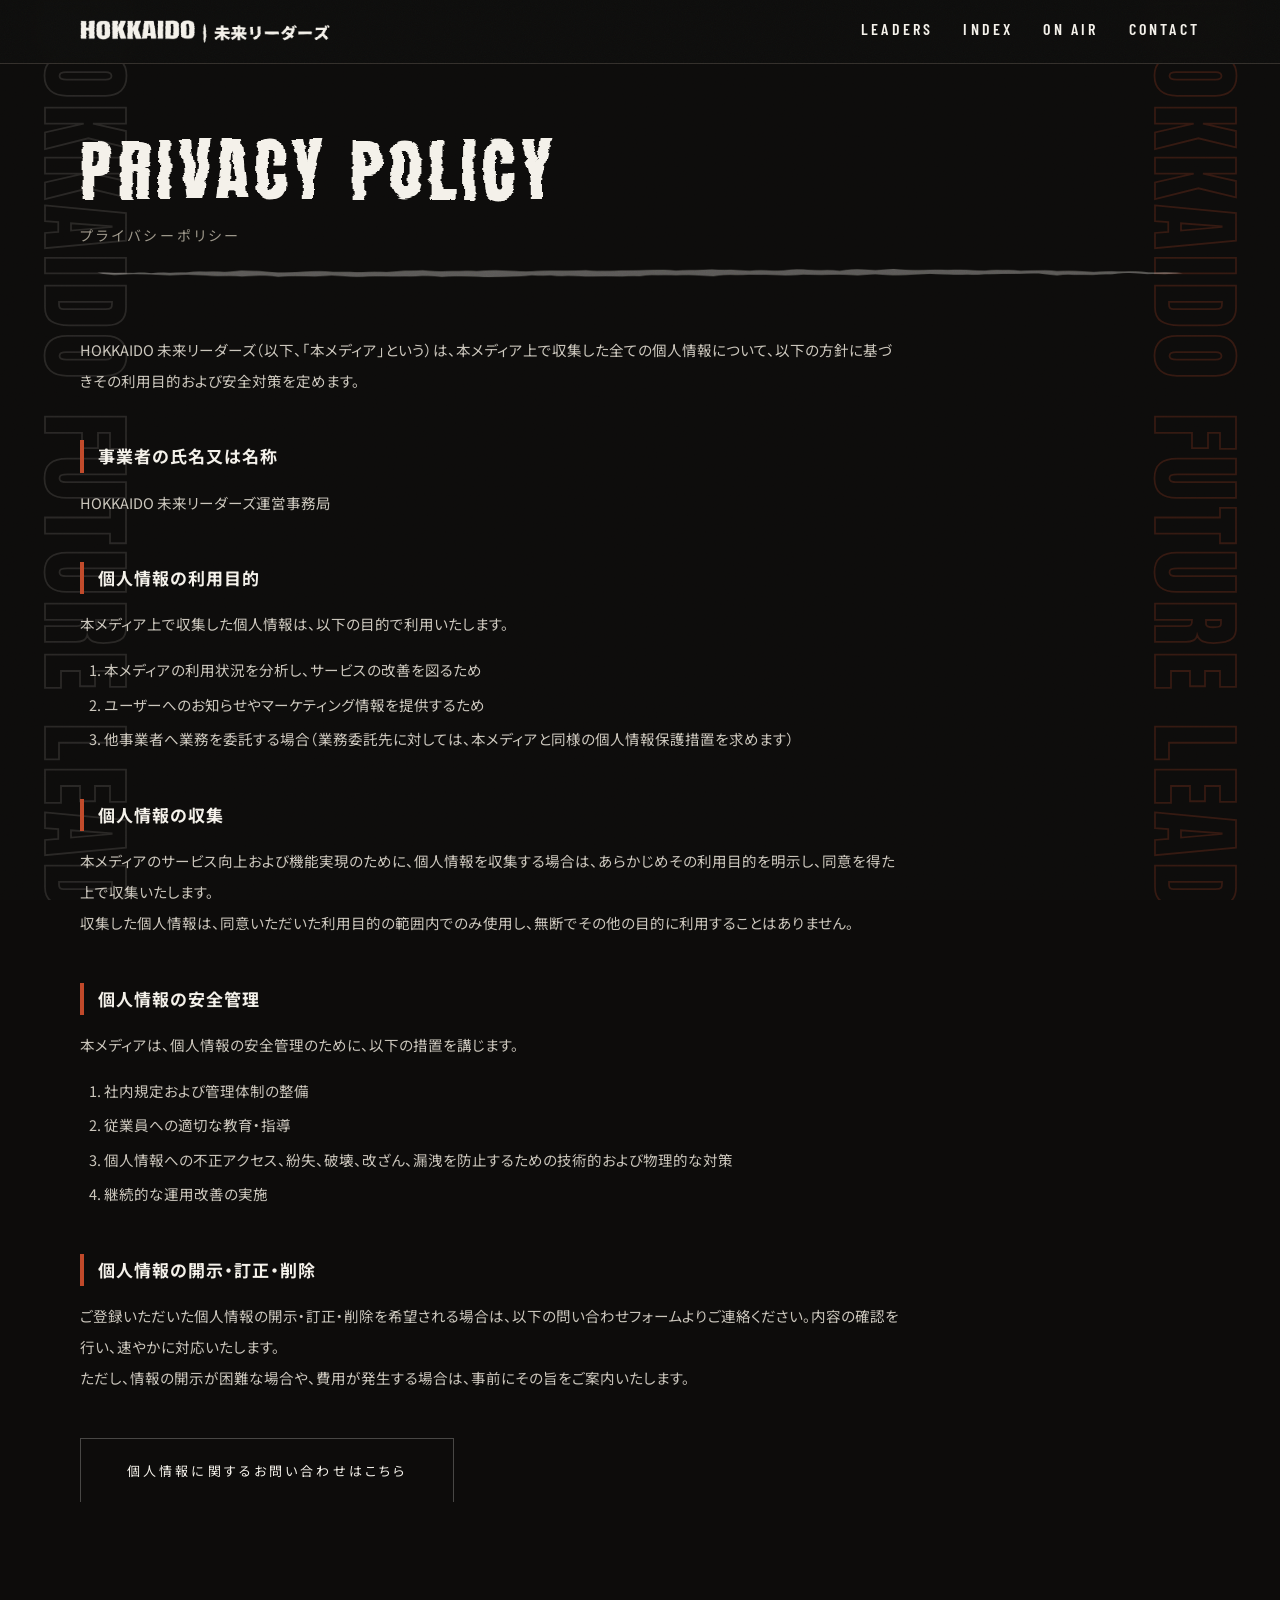
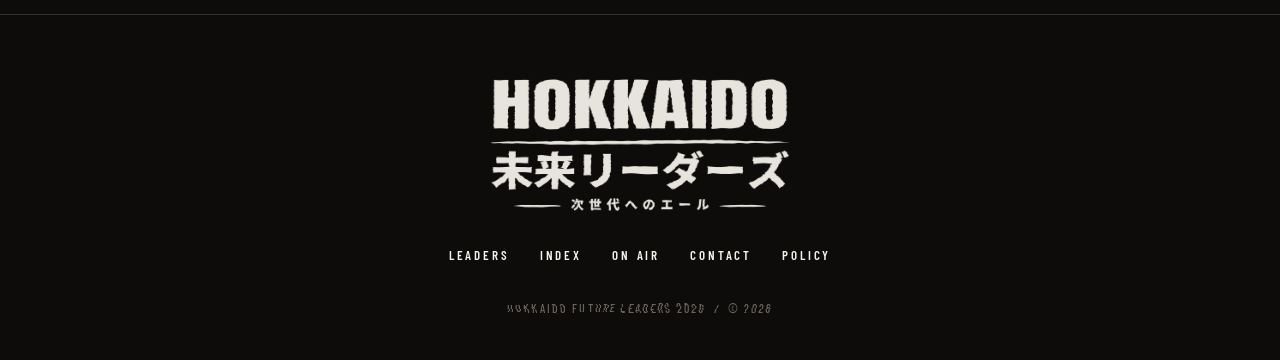
<file: policy.html>
<!DOCTYPE html>
<html lang="ja">
<head>
<meta charset="utf-8">
<meta name="viewport" content="width=device-width,initial-scale=1">
<title>プライバシーポリシー｜HOKKAIDO 未来リーダーズ</title>
<meta name="description" content="HOKKAIDO 未来リーダーズにおける個人情報の利用目的および安全管理について。">
<link rel="icon" href="assets/img/favicon-32.png" sizes="32x32">
<link rel="icon" href="assets/img/favicon-16.png" sizes="16x16">
<link rel="apple-touch-icon" href="assets/img/apple-touch-icon.png">
<link rel="preconnect" href="https://fonts.googleapis.com">
<link rel="preconnect" href="https://fonts.gstatic.com" crossorigin>
<link href="https://fonts.googleapis.com/css2?family=Anton&family=Barlow+Condensed:wght@500;600;700&family=Noto+Sans+JP:wght@400;500;700;900&family=Shippori+Mincho:wght@600;800&display=swap" rel="stylesheet">
<link rel="stylesheet" href="assets/css/style.css">
<script>
/* 表示直後を黒で覆う。薄くするのは assets/js/site.js */
(function () {
  if (window.matchMedia && window.matchMedia('(prefers-reduced-motion: reduce)').matches) return;
  var r = document.documentElement;
  r.className += ' is-opening';
  setTimeout(function () { r.classList.remove('is-opening'); }, 4000);   /* 保険 */
})();
</script>
</head>
<body>

<!-- ロゴと同じ荒れた質感をつくるフィルター群 -->
<svg class="u-defs" aria-hidden="true" focusable="false"><defs>
  <filter id="rough" x="-8%" y="-18%" width="116%" height="136%">
    <feTurbulence type="fractalNoise" baseFrequency="0.011 0.08" numOctaves="3" seed="7" result="n"/>
    <feDisplacementMap in="SourceGraphic" in2="n" scale="9" xChannelSelector="R" yChannelSelector="G"/>
  </filter>
  <filter id="rough-s" x="-6%" y="-14%" width="112%" height="128%">
    <feTurbulence type="fractalNoise" baseFrequency="0.018 0.11" numOctaves="2" seed="3" result="n"/>
    <feDisplacementMap in="SourceGraphic" in2="n" scale="4.2" xChannelSelector="R" yChannelSelector="G"/>
  </filter>
</defs></svg>

<header class="l-header">
  <div class="l-header__bar">
    <a class="l-header__logo" href="index.html"><img src="assets/img/logo_h_white.png" alt="HOKKAIDO 未来リーダーズ"></a>
    <nav class="l-header__nav">
      <a href="index.html#leaders">LEADERS</a><a href="index.html#index">INDEX</a>
      <a href="index.html#media">ON AIR</a><a href="contact.html">CONTACT</a>
    </nav>
  </div>
</header>

<main class="p-page">
  <div class="l-wrap">

    <div class="p-page__head">
      <h1 class="p-page__en">PRIVACY POLICY</h1>
      <p class="p-page__ja">プライバシーポリシー</p>
    </div>

    <div class="p-page__body">

      <p class="p-page__lead">HOKKAIDO 未来リーダーズ（以下、「本メディア」という）は、本メディア上で収集した全ての個人情報について、以下の方針に基づきその利用目的および安全対策を定めます。</p>

      <h2>事業者の氏名又は名称</h2>
      <!-- 運営法人名が決まったら（　）内に追記してください -->
      <p>HOKKAIDO 未来リーダーズ運営事務局</p>

      <h2>個人情報の利用目的</h2>
      <p>本メディア上で収集した個人情報は、以下の目的で利用いたします。</p>
      <ol>
        <li>本メディアの利用状況を分析し、サービスの改善を図るため</li>
        <li>ユーザーへのお知らせやマーケティング情報を提供するため</li>
        <li>他事業者へ業務を委託する場合（業務委託先に対しては、本メディアと同様の個人情報保護措置を求めます）</li>
      </ol>

      <h2>個人情報の収集</h2>
      <p>本メディアのサービス向上および機能実現のために、個人情報を収集する場合は、あらかじめその利用目的を明示し、同意を得た上で収集いたします。<br>収集した個人情報は、同意いただいた利用目的の範囲内でのみ使用し、無断でその他の目的に利用することはありません。</p>

      <h2>個人情報の安全管理</h2>
      <p>本メディアは、個人情報の安全管理のために、以下の措置を講じます。</p>
      <ol>
        <li>社内規定および管理体制の整備</li>
        <li>従業員への適切な教育・指導</li>
        <li>個人情報への不正アクセス、紛失、破壊、改ざん、漏洩を防止するための技術的および物理的な対策</li>
        <li>継続的な運用改善の実施</li>
      </ol>

      <h2>個人情報の開示・訂正・削除</h2>
      <p>ご登録いただいた個人情報の開示・訂正・削除を希望される場合は、以下の問い合わせフォームよりご連絡ください。内容の確認を行い、速やかに対応いたします。<br>ただし、情報の開示が困難な場合や、費用が発生する場合は、事前にその旨をご案内いたします。</p>

      <p class="p-page__act"><a class="c-btn" href="contact.html">個人情報に関するお問い合わせはこちら</a></p>

    </div>
  </div>
</main>

<footer class="l-footer">
  <div class="l-wrap">
    <img class="l-footer__logo" src="assets/img/logo_white.png" alt="HOKKAIDO 未来リーダーズ">
    <nav class="l-footer__nav"><a href="index.html#leaders">LEADERS</a><a href="index.html#index">INDEX</a><a href="index.html#media">ON AIR</a><a href="contact.html">CONTACT</a><a href="policy.html">POLICY</a></nav>
    <p class="l-footer__cr">HOKKAIDO FUTURE LEADERS 2026 &nbsp;/&nbsp; &copy; 2026</p>
  </div>
</footer>

<script src="assets/js/site.js"></script>
</body>
</html>
</file>
<file: assets/css/style.css>
@charset "utf-8";

/* ============================================================
   Foundation
   ============================================================ */
:root{
  --bg:#0D0C0B;
  --panel:#1A1917;
  --panel-2:#211F1D;
  --line:#332F2B;
  --paper:#F4F1EA;
  --ash:#9C9689;
  --ash-2:#6B655C;
  --accent:#C0492A;

  --wrap:1200px;
  --gut:40px;

  --f-dp:"Anton",sans-serif;
  --f-en:"Barlow Condensed",sans-serif;
  --f-jp:"Noto Sans JP",sans-serif;
  --f-mc:"Shippori Mincho",serif;

  /* ロゴと同じ手描き罫線（mask 用。file:// でも読めるよう埋め込み） */
  --rule-wide:url("[data-uri]");
  --noise:url("data:image/svg+xml;utf8,%3Csvg xmlns=\'http://www.w3.org/2000/svg\' width=\'260\' height=\'260\'%3E%3Cfilter id=\'g\'%3E%3CfeTurbulence type=\'fractalNoise\' baseFrequency=\'0.9\' numOctaves=\'4\' stitchTiles=\'stitch\'/%3E%3C/filter%3E%3Crect width=\'100%25\' height=\'100%25\' filter=\'url(%23g)\'/%3E%3C/svg%3E");
  --rule-short:url("[data-uri]");
}
*,*::before,*::after{box-sizing:border-box}
html{scroll-behavior:smooth;scroll-snap-type:y proximity}
/* 画面いっぱいの 2 セクションだけピタッと止める */
.p-hero,.p-intro{scroll-snap-align:start;scroll-snap-stop:always}
@media (max-width:1100px){html{scroll-snap-type:none}}
@media (prefers-reduced-motion:reduce){html{scroll-snap-type:none;scroll-behavior:auto}}
body{
  margin:0;background:var(--bg);color:var(--paper);
  font-family:var(--f-jp);line-height:1.9;
  font-feature-settings:"palt" 1;-webkit-font-smoothing:antialiased;
}
img{display:block;max-width:100%;height:auto}
a{color:inherit;text-decoration:none}
ul,ol,dl,dd{margin:0;padding:0;list-style:none}
h1,h2,h3,p,figure,dl{margin:0}

/* ============================================================
   Layout
   ============================================================ */
.l-wrap{max-width:var(--wrap);margin-inline:auto;padding-inline:var(--gut);position:relative;z-index:2}

/* ---- 縦に流れるロゴタイプ ---- */
.l-rail{position:fixed;top:0;height:100vh;width:270px;overflow:hidden;z-index:1;
  pointer-events:none;user-select:none}
.l-rail--left{left:0}
.l-rail--right{right:0}
.l-rail__track{position:absolute;top:0;left:0;writing-mode:vertical-rl;white-space:nowrap;
  font-family:var(--f-dp);font-weight:400;font-size:150px;line-height:270px;letter-spacing:.06em;
  color:transparent;-webkit-text-stroke:1.8px rgba(244,241,234,.12);
  animation:rail-scroll 150s linear infinite}
.l-rail--right .l-rail__track{animation-direction:reverse;
  -webkit-text-stroke-color:rgba(192,73,42,.22)}
@keyframes rail-scroll{from{transform:translateY(0)}to{transform:translateY(-50%)}}

/* ---- 1 文字ずつ出す（タイプライター） ---- */
.u-t{opacity:0;transition:opacity .28s ease}
.u-t.is-on{opacity:1}

/* ---- スクロール連動の出方（クラスは JS が付与） ---- */
.js-up{opacity:0;transform:translateY(22px);
  transition:opacity .8s ease,transform .8s cubic-bezier(.2,.7,.2,1)}
.js-left{opacity:0;transform:translateX(-26px);
  transition:opacity .7s ease,transform .7s cubic-bezier(.2,.7,.2,1)}
/* ワイプは要素自体を clip せず、上に被せた幕を動かす
   （clip-path で潰すと IntersectionObserver が画面外と判定してしまうため） */
.js-mask{position:relative;overflow:hidden}
.js-mask::after{content:"";position:absolute;inset:0;z-index:6;background:var(--bg);
  transform:translateY(0);transition:transform 1.05s cubic-bezier(.2,.7,.2,1)}
.js-pop{opacity:0;transform:scale(.92);
  transition:opacity .55s ease,transform .55s cubic-bezier(.2,1.3,.4,1)}
.js-up.is-in,.js-left.is-in,.js-pop.is-in{opacity:1;transform:none}
.js-mask.is-in::after{transform:translateY(-101%)}

/* ---- ヒーローの登場（CSS だけで完結） ---- */
.p-hero__logo{animation:hero-in 1.15s cubic-bezier(.2,.7,.2,1) both}
@keyframes hero-in{from{opacity:0;transform:translateY(28px) scale(.98)}to{opacity:1;transform:none}}

/* ---- ページの出入り（黒からのフェード） ----
   開いた直後は黒く覆っておき、site.js が幕に差し替えて薄くする。
   サイト内のリンクを踏んだときは、黒に戻してから次のページへ移る。 */
html.is-opening::before{content:"";position:fixed;inset:0;z-index:300;background:var(--bg)}
.l-fade{position:fixed;inset:0;z-index:300;pointer-events:none;background:var(--bg);
  opacity:0;transition:opacity .5s ease}
.l-fade.is-cover{opacity:1;transition:none}          /* 表示直後 */
.l-fade.is-leaving{opacity:1;transition:opacity .32s ease}   /* 次のページへ */

/* ---- 上端のスクロール進捗バー ---- */
.l-progress{position:fixed;top:0;left:0;right:0;height:2px;z-index:70;pointer-events:none}
.l-progress i{display:block;height:100%;width:0;background:var(--accent)}

@media (prefers-reduced-motion:reduce){
  .l-rail__track,.p-hero__track{animation:none}
  .p-hero__logo{animation:none}
  .js-up,.js-left,.js-pop{opacity:1;transform:none;transition:none}
  .js-mask::after{display:none}
  .l-fade,html.is-opening::before{display:none}
}

@media (max-width:1700px){.l-rail{width:220px}.l-rail__track{font-size:122px;line-height:220px}}
@media (max-width:1440px){.l-rail{width:170px}.l-rail__track{font-size:94px;line-height:170px}}
@media (max-width:1200px){.l-rail{width:120px}.l-rail__track{font-size:66px;line-height:120px}}
/* スマホでも流す。文字が本文と重なるので細く・薄くする */
@media (max-width:900px){.l-rail{width:86px}.l-rail__track{font-size:48px;line-height:86px;
  -webkit-text-stroke-width:1.2px;-webkit-text-stroke-color:rgba(244,241,234,.07)}
  .l-rail--right .l-rail__track{-webkit-text-stroke-color:rgba(192,73,42,.14)}}
@media (max-width:680px){.l-rail{width:62px}.l-rail__track{font-size:34px;line-height:62px}}

.l-header{position:sticky;top:0;z-index:60;background:rgba(13,12,11,.92);
  backdrop-filter:blur(8px);border-bottom:1px solid var(--line)}
.l-header::after{content:"";position:absolute;inset:0;pointer-events:none;z-index:-1;
  background-image:var(--noise);background-repeat:repeat;background-size:220px 220px;
  opacity:.22;mix-blend-mode:overlay}
.l-header__bar{max-width:var(--wrap);margin-inline:auto;padding:14px var(--gut);
  display:flex;align-items:center;justify-content:space-between;gap:24px;
  transition:padding .3s ease}
.l-header.is-scrolled .l-header__bar{padding-top:8px;padding-bottom:8px}
.l-header__logo img{width:250px;transition:width .3s ease}
.l-header.is-scrolled .l-header__logo img{width:200px}
.l-header__nav{display:flex;gap:30px;font-family:var(--f-en);font-weight:600;
  font-size:16px;letter-spacing:.2em}
.l-header__nav a{padding-bottom:3px;border-bottom:2px solid transparent;transition:.2s}
/* スマホのメニュー（ボタンとパネルは assets/js/site.js が作る） */
.l-nav{display:none}
.l-menu{display:none;position:relative;z-index:70;flex-direction:column;justify-content:center;
  gap:6px;width:40px;height:40px;padding:0;background:none;border:0;cursor:pointer}
.l-menu i{display:block;width:26px;height:2px;background:var(--paper);
  transition:transform .3s cubic-bezier(.2,.7,.2,1),opacity .2s}
.l-header__nav a:hover{border-bottom-color:var(--accent)}

.l-footer{border-top:1px solid var(--line);padding:64px 0 40px;text-align:center}
.l-footer__logo{width:300px;margin-inline:auto;opacity:.95}
.l-footer__nav{display:flex;justify-content:center;gap:30px;margin-top:32px;
  font-family:var(--f-en);font-weight:600;font-size:13px;letter-spacing:.22em}
.l-footer__cr{margin-top:30px;font-family:var(--f-en);font-weight:500;
  font-size:12px;letter-spacing:.18em;color:var(--ash-2)}

/* ============================================================
   Component
   ============================================================ */
/* ---- ロゴと同じ荒れた輪郭 ----
   SVG フィルター（#rough / #rough-s）で見出しのエッジをちぎれた質感にする。
   小さい文字に掛けると可読性が落ちるので、表示用の大きな文字だけに当てる。 */
.u-defs{position:absolute;width:0;height:0;overflow:hidden}
.p-display__ttl,
.c-shead__en,
.p-page__en{filter:url(#rough)}
.p-display__sub,
.p-lead__catch,
.p-lead__en,
.p-spot__ttl,
.p-art__prev em,.p-art__next em,
.c-p__jp,
.c-idx__row .en,
.l-footer__cr,
.c-chip,
.c-p__en{filter:url(#rough-s)}

/* 全面に薄いざらつきを重ねる */
.u-grain{position:fixed;inset:0;z-index:80;pointer-events:none;opacity:.1;
  mix-blend-mode:overlay;background-repeat:repeat;background-size:260px 260px;
  background-image:var(--noise)}

/* ---- ボタン共通 ----
   細いヘアライン枠。ホバーで左から白がスライドして反転し、字間がわずかに開く。
   個別の指定はフォントとサイズ、--ls（基準の字間）だけ上書きすれば揃います。 */
.c-btn,
.p-display__nav a,
.p-contact__btn,
.c-form__btn,
.p-art__idx,
.p-art__404 a{
  --ls:.24em;
  position:relative;z-index:0;display:inline-flex;align-items:center;justify-content:center;
  gap:16px;padding:18px 46px;background:transparent;color:var(--paper);cursor:pointer;
  border:1px solid rgba(244,241,234,.26);border-radius:0;letter-spacing:var(--ls);
  transition:color .35s ease,border-color .35s ease,letter-spacing .35s ease}
.c-btn::before,
.p-display__nav a::before,
.p-contact__btn::before,
.c-form__btn::before,
.p-art__idx::before,
.p-art__404 a::before{
  content:"";position:absolute;inset:0;z-index:-1;background:var(--paper);
  transform:scaleX(0);transform-origin:right center;
  transition:transform .45s cubic-bezier(.2,.7,.2,1)}
.c-btn:hover,
.p-display__nav a:hover,
.p-contact__btn:hover,
.c-form__btn:hover,
.p-art__idx:hover,
.p-art__404 a:hover{
  color:var(--bg);border-color:var(--paper);letter-spacing:calc(var(--ls) + .04em)}
.c-btn:hover::before,
.p-display__nav a:hover::before,
.p-contact__btn:hover::before,
.c-form__btn:hover::before,
.p-art__idx:hover::before,
.p-art__404 a:hover::before{transform:scaleX(1);transform-origin:left center}

.c-shead{position:relative;display:flex;align-items:baseline;gap:20px;
  padding-bottom:22px;margin-bottom:36px;color:var(--paper)}
.c-shead::after{content:"";position:absolute;left:0;right:0;bottom:0;height:10px;opacity:.34;
  background:currentColor;
  -webkit-mask:var(--rule-wide) no-repeat center/100% 100%;
          mask:var(--rule-wide) no-repeat center/100% 100%}
.c-shead__en{font-family:var(--f-dp);font-weight:400;font-size:38px;letter-spacing:.03em;line-height:1}
.c-shead__ja{font-size:13px;color:var(--ash);letter-spacing:.2em}

/* ---- group heading : Forbes 式のキーライン ---- */

/* ---- person ---- */
/* 横 5 枚。1 枚おきに段を落として不揃いに見せる */
.c-row{position:relative;z-index:2;display:grid;grid-template-columns:repeat(5,1fr);
  gap:22px;align-items:start}
.c-p--down{margin-top:64px}
.c-p__link{display:block}

/* 写真は影で浮かせておき、ホバーでさらに持ち上げて光を一度だけ走らせる */
.c-p__ph{position:relative;aspect-ratio:3/4;overflow:hidden;background:var(--panel-2);
  box-shadow:0 16px 30px -16px rgba(0,0,0,.95),0 4px 10px -5px rgba(0,0,0,.7);
  transition:filter .35s,transform .5s cubic-bezier(.2,.7,.3,1),box-shadow .5s}
.c-p__ph img{position:absolute;inset:0;width:100%;height:100%;object-fit:cover;object-position:50% 22%;
  z-index:1;transition:transform .55s}
/* 下からの暗がり（名前を読ませる）と、縁の陰影で厚みを出す */
.c-p__ph::after{content:"";position:absolute;inset:0;z-index:2;
  background:linear-gradient(to top,rgba(8,7,6,.9) 0%,rgba(8,7,6,0) 52%);
  box-shadow:inset 0 0 0 1px rgba(244,241,234,.11),
    inset 0 1px 0 0 rgba(255,255,255,.16),inset 0 -18px 26px -18px rgba(0,0,0,.9)}
/* 斜めに走る光 */
.c-p__ph::before{content:"";position:absolute;top:0;left:0;width:44%;height:100%;
  z-index:4;pointer-events:none;opacity:0;transform:translateX(-160%) skewX(-18deg);
  background:linear-gradient(90deg,rgba(255,255,255,0),rgba(255,255,255,.3),rgba(255,255,255,0))}
@keyframes shine{
  from{transform:translateX(-160%) skewX(-18deg);opacity:0}
  18%{opacity:1}
  to{transform:translateX(320%) skewX(-18deg);opacity:0}}

.c-p__en{position:absolute;left:13px;bottom:12px;z-index:3;font-family:var(--f-dp);
  font-weight:400;font-size:26px;line-height:1.04;letter-spacing:.02em;color:var(--paper)}
.c-p__jp{font-size:18px;font-weight:700;letter-spacing:.08em;margin-top:14px}
.c-p__co{font-size:12.5px;line-height:1.75;color:var(--ash);margin-top:6px}
.c-p__co span{color:var(--ash-2)}
.c-p__jp,.c-p__co{transition:color .25s}

.c-p__link:hover .c-p__ph{filter:brightness(1.14);transform:translateY(-10px);
  box-shadow:0 42px 62px -26px rgba(0,0,0,1),0 12px 24px -10px rgba(0,0,0,.85)}
.c-p__link:hover .c-p__ph img{transform:scale(1.045)}
.c-p__link:hover .c-p__ph::before{animation:shine .8s cubic-bezier(.3,.6,.3,1) forwards}
.c-p__link:hover .c-p__jp{color:var(--accent)}

/* ---- index list ---- */
.c-idx{border-top:1px solid var(--line)}
.c-idx__row a{display:grid;grid-template-columns:1.15fr .9fr 1.5fr .9fr;gap:18px;
  align-items:baseline;padding:14px 4px;border-bottom:1px solid var(--line);transition:background .18s}
.c-idx__row a:hover{background:var(--panel)}
.c-idx__row .en{font-family:var(--f-dp);font-size:14px;letter-spacing:.04em}
.c-idx__row .jp{font-size:14px;font-weight:700;letter-spacing:.06em}
.c-idx__row .co{font-size:12.5px;color:var(--ash)}
.c-idx__row .ar{font-family:var(--f-en);font-weight:600;font-size:12.5px;color:var(--ash-2);
  text-align:right;letter-spacing:.14em}

/* ============================================================
   Project
   ============================================================ */
/* ---- hero ---- */
.p-hero{position:relative;z-index:2;height:100vh;min-height:560px;overflow:hidden;display:flex;
  align-items:center;justify-content:center}
.p-hero__strip{position:absolute;inset:0;overflow:hidden}
.p-hero__track{display:flex;height:100%;width:max-content;
  animation-name:strip-scroll;animation-timing-function:linear;animation-iteration-count:infinite}
.p-hero__track img{flex:none;width:20vw;height:100%;object-fit:cover;object-position:50% 22%;
  filter:grayscale(1) contrast(1.08) brightness(.92);opacity:.62}
.p-hero__veil{position:absolute;inset:0;
  background:
    radial-gradient(58% 46% at 50% 50%,rgba(10,9,8,.86) 0%,rgba(10,9,8,.30) 100%),
    linear-gradient(to bottom,rgba(10,9,8,.58) 0%,rgba(10,9,8,.74) 58%,rgba(13,12,11,1) 100%)}
.p-hero__body{position:relative;z-index:3;text-align:center;padding:0 var(--gut)}
.p-hero__logo{width:660px;max-width:100%;margin-inline:auto}

/* ---- intro ---- */
.p-intro{position:relative;background:var(--panel);overflow:hidden;
  min-height:100vh;display:flex;align-items:center;padding:96px 0}
.p-intro > .l-wrap{width:100%}
/* 和文コピーを縦書きにして中央へ */
.p-intro__grid{display:flex;justify-content:center;align-items:center}
.p-intro__copy{writing-mode:vertical-rl;text-orientation:mixed;
  font-family:var(--f-mc);font-weight:600;font-size:clamp(19px,1.95vw,31px);
  line-height:2.6;letter-spacing:.16em;text-align:start}
/* 行ごとの強弱：頭 2 行を強く、列挙は控えめに、結びを中くらいに */
.p-intro__copy > span{display:block;font-size:.86em;letter-spacing:.14em;color:#A9A296}
.p-intro__copy .is-lead{font-size:1.3em;font-weight:800;letter-spacing:.2em;color:var(--paper)}
.p-intro__copy .is-end{font-size:1.08em;letter-spacing:.18em;color:var(--paper)}

/* ---- display band : 巨大見出し + タブ ---- */
.p-display > .l-wrap{max-width:1440px}
.p-display{position:relative;text-align:center;overflow:hidden;
  padding:clamp(120px,13vh,200px) 0 clamp(110px,11vh,170px)}
.p-display__ttl{display:flex;align-items:center;justify-content:center;gap:clamp(20px,3vw,44px);
  font-family:var(--f-dp);font-weight:400;font-size:clamp(44px,6.4vw,106px);line-height:1;
  letter-spacing:.13em;text-indent:.13em}
.p-display__ttl::before,.p-display__ttl::after{content:"";flex:none;
  width:min(220px,15vw);height:13px;background:var(--accent);
  -webkit-mask:var(--rule-short) no-repeat center/100% 100%;
          mask:var(--rule-short) no-repeat center/100% 100%}
.p-display__ttl::after{transform:scaleX(-1)}
.p-display__sub{margin-top:clamp(20px,2.4vw,38px);font-family:var(--f-mc);font-weight:800;
  font-size:clamp(17px,1.9vw,30px);letter-spacing:.22em;text-indent:.22em}

/* グループへのボタン */
.p-display__nav{display:flex;flex-wrap:wrap;justify-content:center;gap:14px;
  margin-top:clamp(48px,5.5vw,84px)}
.p-display__nav a{--ls:.22em;font-family:var(--f-en);font-weight:700;font-size:15px;
  padding:15px 32px;text-indent:var(--ls)}

/* ---- groups : Forbes 式パネル ---- */
.p-group{padding:clamp(52px,6vw,88px) 0 0}
.p-group:last-of-type{padding-bottom:clamp(40px,5vw,72px)}
.c-ghead{position:relative;display:flex;align-items:baseline;gap:20px;
  padding:22px 4px 0;color:var(--accent)}
.c-ghead::before{content:"";position:absolute;left:0;right:0;top:0;height:11px;
  background:currentColor;
  -webkit-mask:var(--rule-wide) no-repeat center/100% 100%;
          mask:var(--rule-wide) no-repeat center/100% 100%}
.c-ghead__ttl{position:relative;font-family:var(--f-dp);font-weight:400;font-size:40px;
  letter-spacing:.06em;line-height:1;color:var(--accent)}
.c-panel{position:relative;padding:26px 0 0}

/* ---- index / on air / contact ---- */
.p-index{padding:86px 0}
/* ---- 放送局のご紹介（バナー枠） ---- */
.p-media{background:var(--panel);padding:92px 0}
.p-media__lead{font-size:14.5px;line-height:2.2;color:#DAD6CD;max-width:760px}
.p-media__list{display:grid;grid-template-columns:repeat(2,1fr);gap:20px;margin-top:38px}
.c-bnr{display:flex;flex-direction:column;justify-content:center;min-height:186px;
  padding:26px 28px;background:var(--panel-2);border:1px solid var(--line);
  transition:border-color .25s,background .25s,transform .25s}
.c-bnr:hover{border-color:var(--accent);background:#252220;transform:translateY(-3px)}
.c-bnr__logo{display:block;margin-bottom:18px}
.c-bnr__logo img{height:46px;width:auto;max-width:100%;object-fit:contain}
.c-bnr__logo--blend img{mix-blend-mode:screen}   /* 黒背景つきロゴを地に馴染ませる */
.c-bnr__note{font-size:12px;color:var(--ash);letter-spacing:.06em}
.c-bnr__go{display:inline-flex;align-items:center;gap:12px;margin-top:16px;
  font-family:var(--f-en);font-weight:600;font-size:12.5px;letter-spacing:.22em;color:var(--ash-2)}
.c-bnr__go i{display:block;width:32px;height:1px;background:currentColor;transition:width .25s}
.c-bnr:hover .c-bnr__go{color:var(--accent)}
.c-bnr:hover .c-bnr__go i{width:54px}

.p-contact{padding:78px 0;text-align:center}
.p-contact__lead{font-size:15px;letter-spacing:.06em}
.p-contact__btn{--ls:.26em;margin-top:26px;font-family:var(--f-en);font-weight:600;font-size:15px}
.p-contact__btn i{display:block;width:36px;height:1px;background:currentColor;transition:width .3s}
.p-contact__btn:hover i{width:58px}

/* ---- 下層ページ（policy / contact） ---- */
.p-page{padding:72px 0 96px}
.p-page__head{position:relative;padding-bottom:30px;margin-bottom:56px;color:var(--paper)}
.p-page__head::after{content:"";position:absolute;left:0;right:0;bottom:0;height:10px;opacity:.34;
  background:currentColor;
  -webkit-mask:var(--rule-wide) no-repeat center/100% 100%;
          mask:var(--rule-wide) no-repeat center/100% 100%}
.p-page__en{font-family:var(--f-dp);font-weight:400;font-size:clamp(48px,5.4vw,72px);
  line-height:1;letter-spacing:.08em}
.p-page__ja{margin-top:16px;font-size:14px;letter-spacing:.24em;color:var(--ash)}
.p-page__body{max-width:820px}
.p-page__lead{font-size:15px;line-height:2.2;color:#DAD6CD;max-width:820px}
.p-page__body h2{margin:44px 0 14px;padding-left:14px;font-size:17px;font-weight:700;
  letter-spacing:.06em;border-left:4px solid var(--accent)}
.p-page__body p{font-size:14.5px;line-height:2.15;color:#CBC6BC;margin-bottom:16px}
.p-page__body ul{margin:0 0 16px;padding-left:1.1em;list-style:disc}
.p-page__body ol{margin:0 0 16px;padding-left:1.5em;list-style:decimal}
.p-page__body li{font-size:14.5px;line-height:2.1;color:#CBC6BC;margin-bottom:4px}
.p-page__body a{color:var(--accent);border-bottom:1px solid currentColor;overflow-wrap:anywhere}
.p-page__act{margin-top:44px}
.p-page__body a.c-btn{color:var(--paper);border-bottom:0;font-size:13px}
.p-page__body a.c-btn:hover{color:var(--bg)}

/* ---- フォーム ---- */
.c-form{max-width:720px;margin-top:36px}
.c-form__row{margin-bottom:26px}
.c-form__row label{display:flex;align-items:center;gap:10px;margin-bottom:9px;
  font-size:12.5px;letter-spacing:.12em;color:var(--ash)}
.c-form__req{padding:2px 8px;background:var(--accent);color:var(--bg);
  font-family:var(--f-en);font-weight:700;font-size:10px;letter-spacing:.14em}
.c-form input[type=text],.c-form input[type=email],.c-form select,.c-form textarea{
  width:100%;padding:14px 16px;background:var(--panel);color:var(--paper);
  border:1px solid var(--line);border-radius:0;font-family:inherit;font-size:14.5px;
  line-height:1.8;transition:border-color .25s,background .25s}
.c-form input:focus,.c-form select:focus,.c-form textarea:focus{
  outline:none;border-color:var(--accent);background:var(--panel-2)}
.c-form textarea{min-height:190px;resize:vertical}
.c-form__check{display:flex;align-items:flex-start;gap:11px;font-size:13.5px;
  line-height:1.9;color:#CBC6BC;margin:30px 0}
.c-form__check input{margin-top:6px;accent-color:var(--accent)}
.c-form__btn{--ls:.26em;font-family:var(--f-en);font-weight:700;font-size:15px}
.c-form__btn i{display:block;width:34px;height:1px;background:currentColor;transition:width .3s}
.c-form__btn:hover i{width:56px}
.c-form__note{margin-top:20px;font-size:12.5px;line-height:2;color:var(--ash-2)}

@media (max-width:680px){
  .p-page__en{font-size:34px}
}

/* ---- article ---- */
/* ヒーロー（背景写真＋人物） */
.p-lead{position:relative;z-index:2;padding:64px 0 70px;overflow:hidden}
.p-lead__bg{position:absolute;inset:0;z-index:0}
.p-lead__bg img{width:100%;height:118%;position:absolute;top:-9%;left:0;
  object-fit:cover;filter:saturate(.72);will-change:transform}
.p-lead__bg::after{content:"";position:absolute;inset:0;
  background:linear-gradient(to right,rgba(13,12,11,.95) 0%,rgba(13,12,11,.84) 46%,rgba(13,12,11,.93) 100%)}
.p-lead__grid{display:grid;grid-template-columns:.8fr 1.2fr;gap:46px;align-items:center}
.p-lead__ph{position:relative;aspect-ratio:3/4;overflow:hidden;background:var(--panel-2);
  border:1px solid rgba(244,241,234,.14);
  transition:transform .5s cubic-bezier(.2,.7,.3,1),box-shadow .5s;
  box-shadow:0 34px 60px -28px rgba(0,0,0,1),0 8px 20px -10px rgba(0,0,0,.75)}
.p-lead__ph img{width:100%;height:100%;object-fit:cover;object-position:50% 22%}
.p-lead__ph::before{content:"";position:absolute;top:0;left:0;width:44%;height:100%;
  z-index:4;pointer-events:none;opacity:0;transform:translateX(-160%) skewX(-18deg);
  background:linear-gradient(90deg,rgba(255,255,255,0),rgba(255,255,255,.26),rgba(255,255,255,0))}
.p-lead__ph:hover{transform:translateY(-10px);
  box-shadow:0 52px 74px -30px rgba(0,0,0,1),0 14px 26px -12px rgba(0,0,0,.85)}
.p-lead__ph:hover::before{animation:shine .8s cubic-bezier(.3,.6,.3,1) forwards}
.p-lead__catch{font-family:var(--f-mc);font-weight:800;font-size:31px;line-height:1.62;
  margin:0 0 28px;letter-spacing:.02em}
.p-lead__en{font-family:var(--f-dp);font-weight:400;font-size:38px;line-height:1.06;
  letter-spacing:.03em;color:var(--accent)}
.p-lead__jp{font-size:25px;font-weight:700;letter-spacing:.1em;margin-top:11px}
.p-lead__co{font-size:13.5px;line-height:1.9;color:var(--ash);margin-top:11px;letter-spacing:.06em}
.p-lead__site{display:inline-flex;align-items:center;gap:10px;margin-top:18px;
  padding-bottom:4px;font-size:13.5px;font-weight:700;letter-spacing:.1em;
  color:var(--paper);border-bottom:1px solid rgba(244,241,234,.4);
  transition:color .25s,border-color .25s}
.p-lead__site::after{content:"↗";font-size:12px;line-height:1;color:var(--accent)}
.p-lead__site:hover{color:var(--accent);border-bottom-color:var(--accent)}
.p-lead__prof{font-size:12.5px;line-height:2.05;color:#C4BFB5;margin-top:20px;
  padding-top:17px;border-top:1px solid var(--line)}

/* SPOTLIGHT 章 */
.p-spot{padding:76px 0 0}
.c-chip{display:block;width:fit-content;margin-inline:auto;padding:8px 28px;
  background:var(--accent);color:var(--bg);font-family:var(--f-en);font-weight:700;
  font-size:16px;letter-spacing:.28em;text-indent:.28em}
.p-spot__ttl{margin-top:26px;text-align:center;font-family:var(--f-mc);font-weight:800;
  font-size:29px;line-height:1.6;letter-spacing:.02em}
.p-spot__text{max-width:920px;margin:38px auto 0}
.p-spot__text::after{content:"";display:block;clear:both}
.p-spot__ph{position:relative;width:40%;margin:5px 0 14px 38px;float:right;
  transition:transform .5s cubic-bezier(.2,.7,.3,1),box-shadow .5s;
  box-shadow:0 26px 46px -24px rgba(0,0,0,1),0 6px 16px -8px rgba(0,0,0,.7)}
.p-spot__ph--l{float:left;margin:5px 38px 14px 0}
.p-spot__ph img{width:100%;display:block}
.p-spot__ph:hover{transform:translateY(-8px);
  box-shadow:0 40px 60px -26px rgba(0,0,0,1),0 10px 22px -10px rgba(0,0,0,.8)}
/* 縁の厚み。反対側の面が落ちて見えるように片側を濃くする */
.p-spot__ph::before{content:"";position:absolute;inset:0;z-index:4;pointer-events:none;
  box-shadow:inset 0 0 0 1px rgba(244,241,234,.13),inset 0 1px 0 0 rgba(255,255,255,.14);
  background:linear-gradient(100deg,rgba(255,255,255,.1),rgba(255,255,255,0) 38%,rgba(0,0,0,.28))}
.p-spot__ph--l::before{background:linear-gradient(260deg,rgba(255,255,255,.1),rgba(255,255,255,0) 38%,rgba(0,0,0,.28))}
.p-spot__text p{font-size:13.5px;line-height:2.15;color:#CBC6BC;margin-bottom:20px}
.p-spot__text p:last-child{margin-bottom:0}
.p-spot__q{color:var(--paper)!important;font-weight:700}
.p-spot--msg .p-spot__text p{font-size:15px;line-height:2.3;color:#DAD6CD}

/* 全幅フォトストリップ（連続スクロール） */
/* 1 枚ずつ手前・奥に置いて、重なりと影で厚みを出す */
.p-strip{position:relative;z-index:2;margin-top:80px;padding:26px 0;overflow:hidden;
  perspective:1400px}
.p-strip__track{display:flex;width:max-content;transform-style:preserve-3d;
  animation-name:strip-scroll;animation-timing-function:linear;animation-iteration-count:infinite}
.p-strip img{flex:none;width:16vw;aspect-ratio:4/3;object-fit:cover;
  outline:1px solid rgba(244,241,234,.12);outline-offset:-1px;
  box-shadow:0 24px 40px -20px rgba(0,0,0,1),0 6px 14px -7px rgba(0,0,0,.8)}
.p-strip img:nth-child(odd){transform:translateZ(38px);position:relative;z-index:2}
.p-strip img:nth-child(even){transform:translateZ(-38px);filter:brightness(.86)}
@keyframes strip-scroll{from{transform:translateX(0)}to{transform:translateX(-50%)}}
@media (prefers-reduced-motion:reduce){
  .p-strip{overflow-x:auto}
  .p-strip__track{animation:none}
}

/* データが見つからないとき */
.p-art__404{padding:120px 0;text-align:center}
.p-art__404 p{font-size:15px;color:var(--ash)}
.p-art__404 a{--ls:.22em;margin-top:24px;font-family:var(--f-en);font-weight:600;
  font-size:13px;text-indent:var(--ls)}

/* 前後ナビ */
.p-art__nav{position:relative;margin-top:104px;padding:50px 0 100px;
  display:grid;grid-template-columns:1fr auto 1fr;align-items:center;gap:44px}
.p-art__nav::before{content:"";position:absolute;left:0;right:0;top:0;height:10px;opacity:.3;
  background:var(--paper);
  -webkit-mask:var(--rule-wide) no-repeat center/100% 100%;
          mask:var(--rule-wide) no-repeat center/100% 100%}
.p-art__prev,.p-art__next{display:grid;gap:11px;color:var(--paper);
  transition:transform .4s cubic-bezier(.2,.7,.2,1),color .3s}
.p-art__prev{justify-self:start}
.p-art__next{justify-self:end;text-align:right}
.p-art__prev span,.p-art__next span{font-family:var(--f-en);font-weight:500;font-size:10.5px;
  letter-spacing:.4em;text-indent:.4em;color:var(--ash-2)}
.p-art__prev em,.p-art__next em{display:flex;align-items:baseline;gap:14px;font-style:normal;
  font-family:var(--f-mc);font-weight:800;font-size:18px;letter-spacing:.1em;line-height:1.5}
.p-art__next em{justify-content:flex-end}
.p-art__prev i,.p-art__next i{font-style:normal;font-size:14px;color:var(--ash-2);
  transition:color .3s}
.p-art__prev:hover{transform:translateX(-6px)}
.p-art__next:hover{transform:translateX(6px)}
.p-art__prev:hover i,.p-art__next:hover i{color:var(--accent)}

/* 一覧へ戻る */
.p-art__idx{--ls:.3em;padding:19px 52px;font-size:13px;font-weight:500;
  white-space:nowrap;text-indent:var(--ls)}

/* ============================================================
   Responsive
   ============================================================ */
@media (max-width:1100px){
  .p-lead__grid{grid-template-columns:1fr;gap:30px}
  .p-lead__ph{max-width:340px;aspect-ratio:3/4}
  .p-spot__ph{width:46%}
  .p-strip img{width:30vw}
  .p-intro__copy{font-size:clamp(18px,3.6vw,24px);line-height:2.3;letter-spacing:.12em}
  .c-panel{padding:34px 0 0}
  .c-row{grid-template-columns:repeat(3,1fr);gap:30px}
  .c-p--down{margin-top:0}
  .p-intro__grid{grid-template-columns:1fr;gap:34px}
  .p-media__list{grid-template-columns:1fr}
  .p-hero{height:100vh;min-height:480px}
  .p-hero__track img{width:30vw}
  .p-intro{min-height:auto;padding:78px 0}
}
@media (max-width:680px){
  .p-display{padding:78px 0 64px}
  .p-display__ttl{font-size:32px;gap:14px}
  .p-display__sub{font-size:15px}
  /* 5 つを 2 列に並べ、最後の 1 つだけ中央に置く */
  .p-display__nav{display:grid;grid-template-columns:repeat(2,1fr);gap:10px;
    max-width:340px;margin-inline:auto}
  .p-display__nav a{padding:15px 8px;font-size:13px}
  .p-display__nav a:last-child{grid-column:1 / -1;width:calc(50% - 5px);justify-self:center}
  :root{--gut:22px}
  .l-header__logo img{width:190px}
  /* ハンバーガー。ボタンとパネルは JS が作るので、動かない環境では出ない */
  .l-menu{display:flex}
  .l-header__nav{display:none}
  .l-nav{display:flex;position:fixed;inset:0;z-index:65;
    align-items:center;justify-content:center;background:var(--bg);
    opacity:0;visibility:hidden;transition:opacity .3s ease,visibility .3s}
  .l-nav nav{display:flex;flex-direction:column;align-items:center;gap:32px;
    font-family:var(--f-en);font-weight:600;font-size:21px;
    letter-spacing:.26em;text-indent:.26em}
  .l-nav a{opacity:0;transform:translateY(14px);
    transition:opacity .4s ease,transform .5s cubic-bezier(.2,.7,.2,1);
    transition-delay:calc(var(--i) * .05s)}
  html.is-nav{overflow:hidden}
  html.is-nav .l-header{z-index:70}
  html.is-nav .l-nav{opacity:1;visibility:visible}
  html.is-nav .l-nav a{opacity:1;transform:none}
  html.is-nav .l-menu i:nth-child(1){transform:translateY(8px) rotate(45deg)}
  html.is-nav .l-menu i:nth-child(2){opacity:0}
  html.is-nav .l-menu i:nth-child(3){transform:translateY(-8px) rotate(-45deg)}
  .c-row{grid-template-columns:repeat(2,1fr);gap:22px}
  .p-hero{height:100svh;min-height:420px}
  .p-hero__track img{width:52vw}
  .p-hero__logo{width:100%}
  .p-intro__copy{font-size:16px;line-height:2.1}
  .c-ghead__ttl{font-size:26px}
  .c-idx__row a{grid-template-columns:1fr;row-gap:2px}
  .c-idx__row .ar{text-align:left}
  .c-shead__en{font-size:28px}
  .p-lead__catch{font-size:20px;line-height:1.72;margin-bottom:22px}
  .p-lead__en{font-size:29px}
  .p-spot__ttl{font-size:21px}
  .p-art__nav{grid-template-columns:1fr;gap:26px;padding:32px 0 72px;justify-items:center}
  .p-art__prev,.p-art__next{justify-self:center;text-align:center}
  .p-art__prev em,.p-art__next em{justify-content:center;font-size:16px}
  .p-art__prev span,.p-art__next span{text-align:center}
  .p-art__idx{padding:16px 32px;letter-spacing:.22em}
  .p-strip img{width:46vw}
  .p-spot__ph{float:none;width:100%;margin:0 0 24px}
}
/* 狭い端末。カードは 1 列に落とさず、余白と文字で詰める */
@media (max-width:380px){
  :root{--gut:16px}
  .c-row{grid-template-columns:repeat(2,1fr);gap:14px}
  .c-p__en{font-size:22px}
  .c-p__jp{font-size:16px;margin-top:11px}
  .c-p__co{font-size:11.5px}
  .l-header__logo img{width:160px}
  .p-display__nav{max-width:290px}
  .p-display__nav a{padding:14px 4px;font-size:12px}
}
</file>
